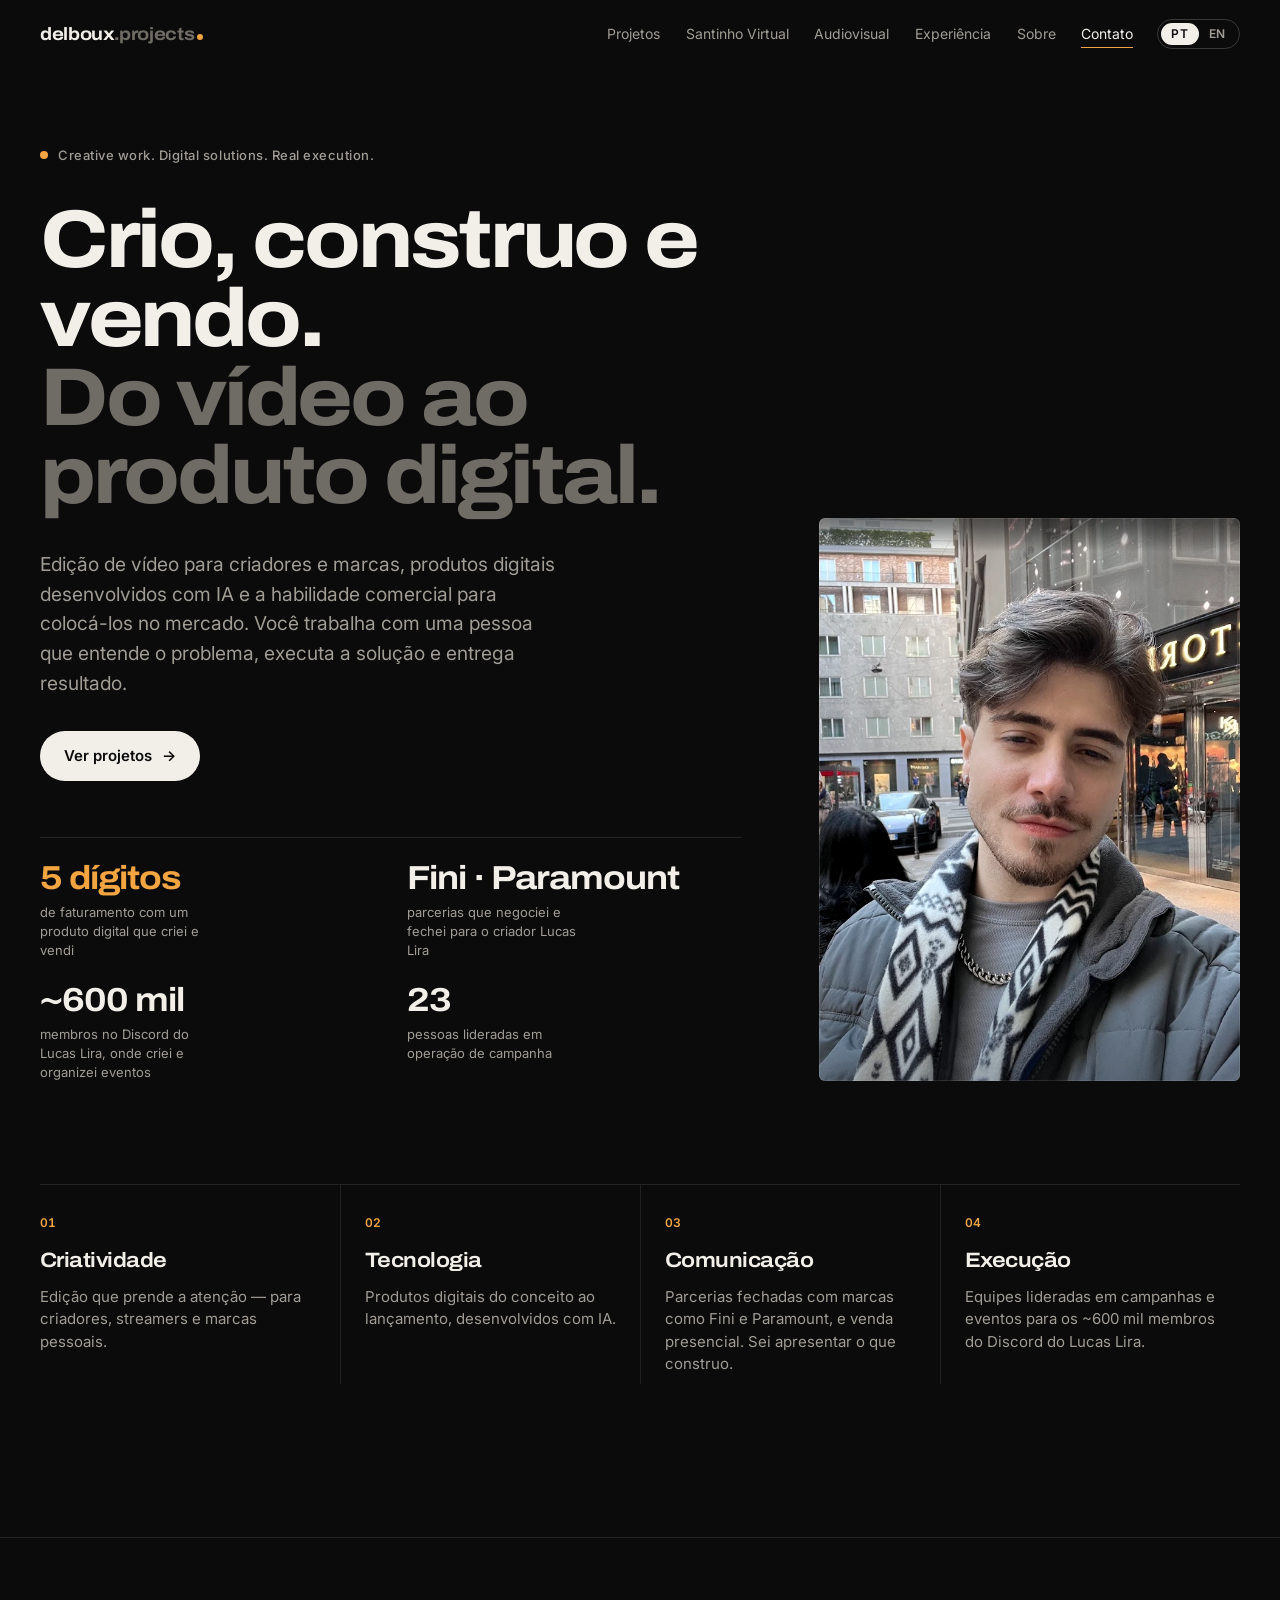
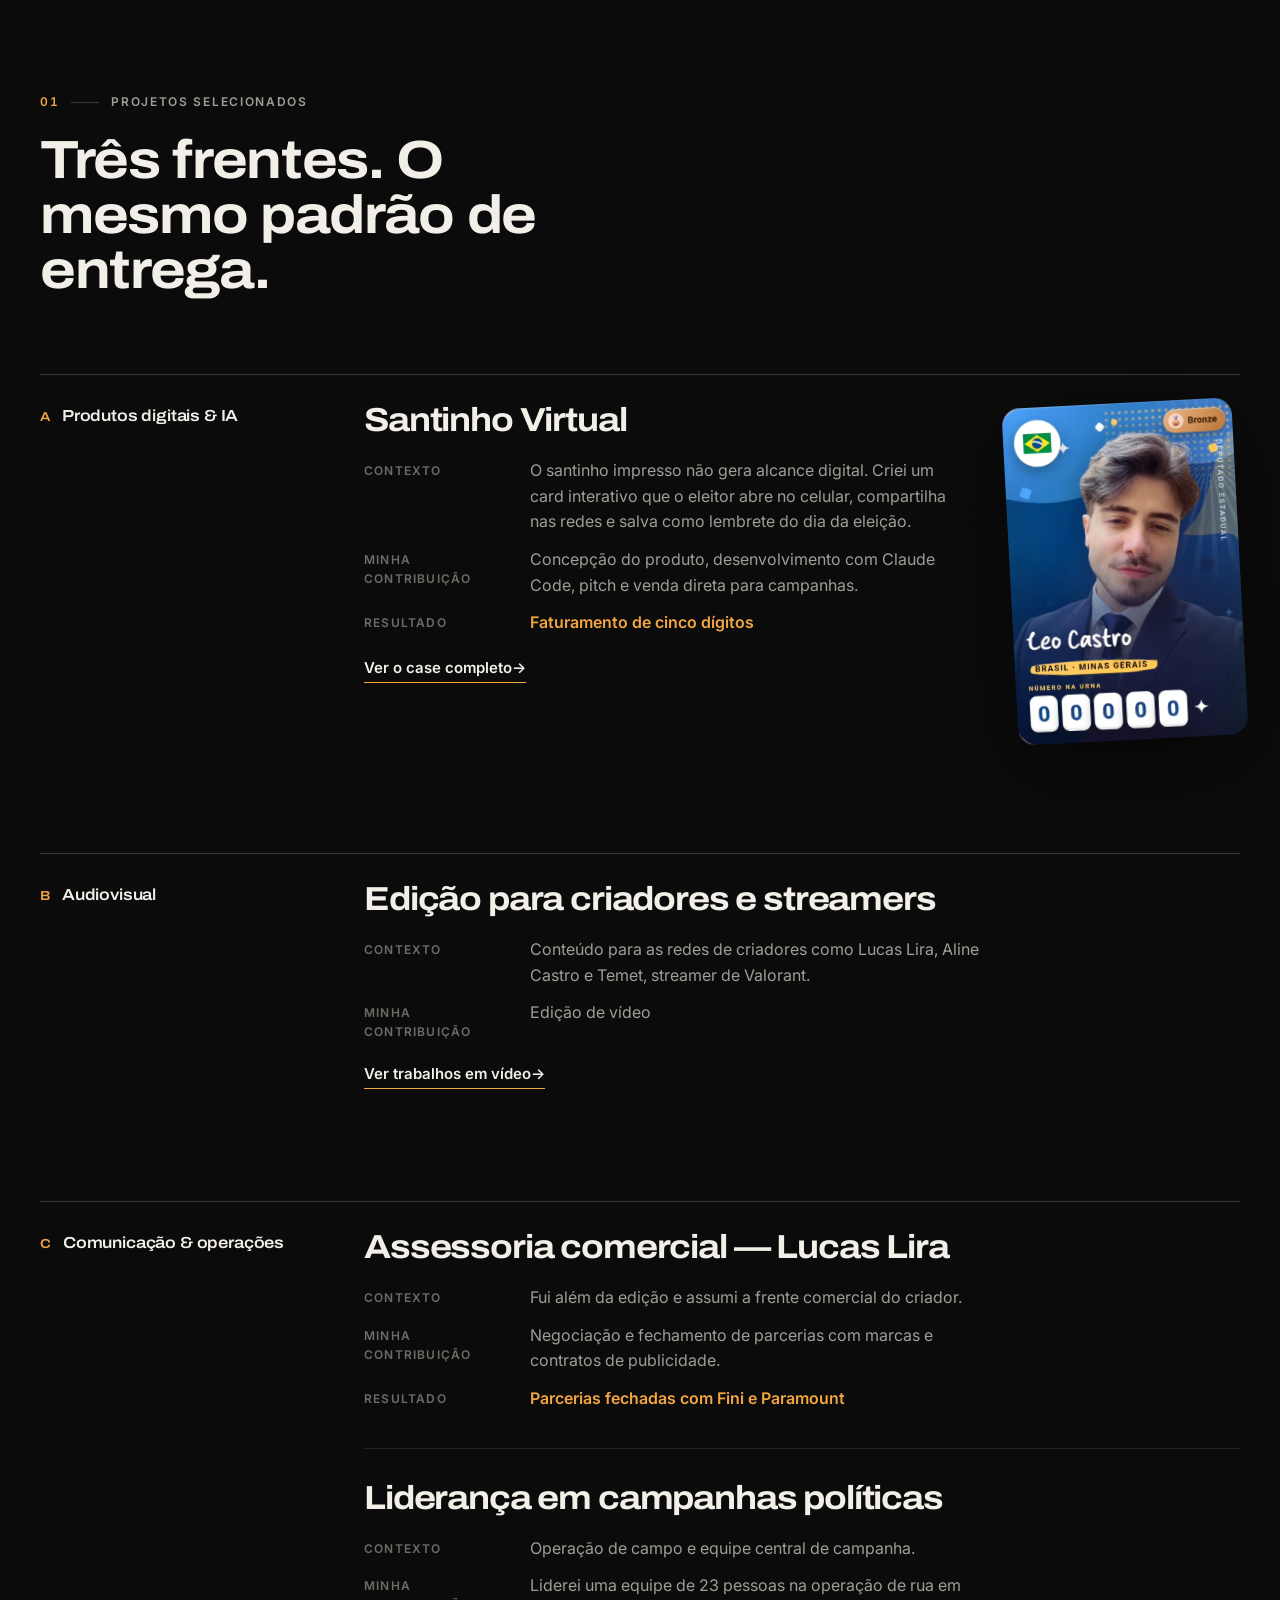
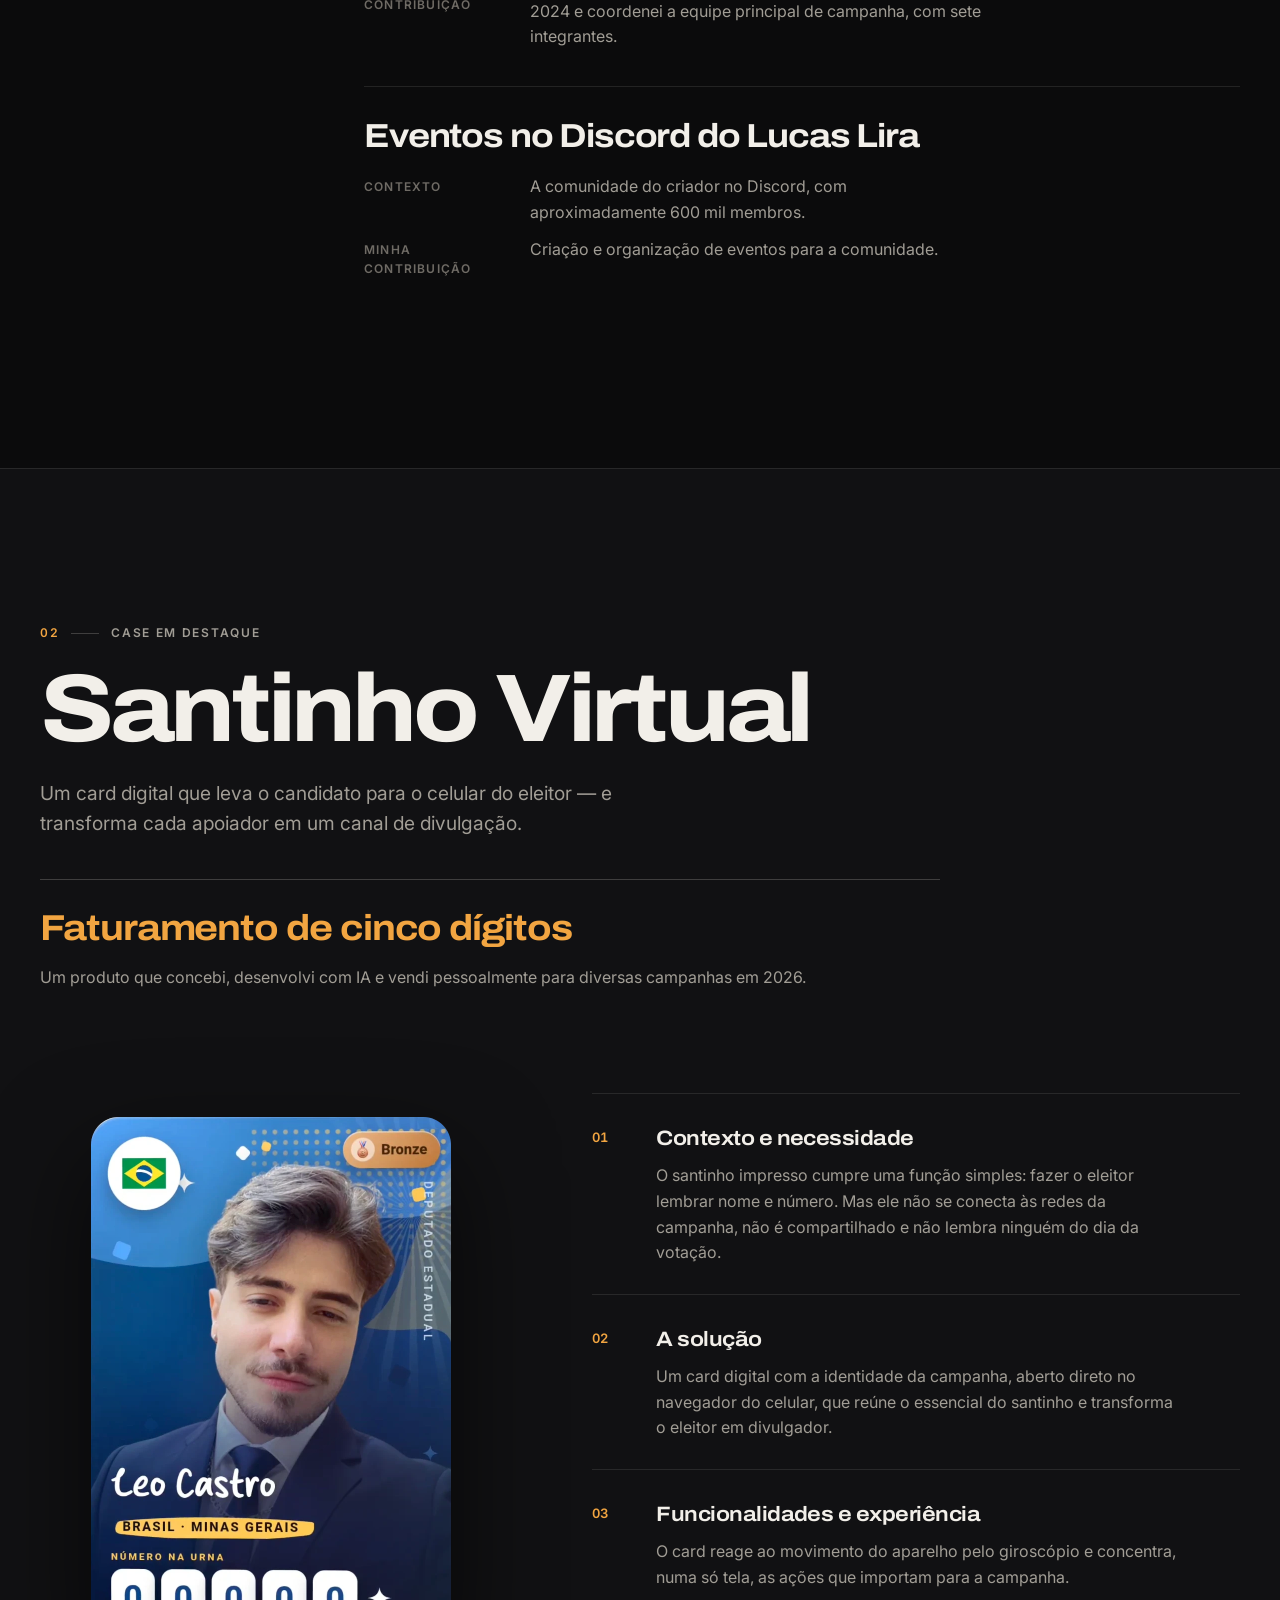
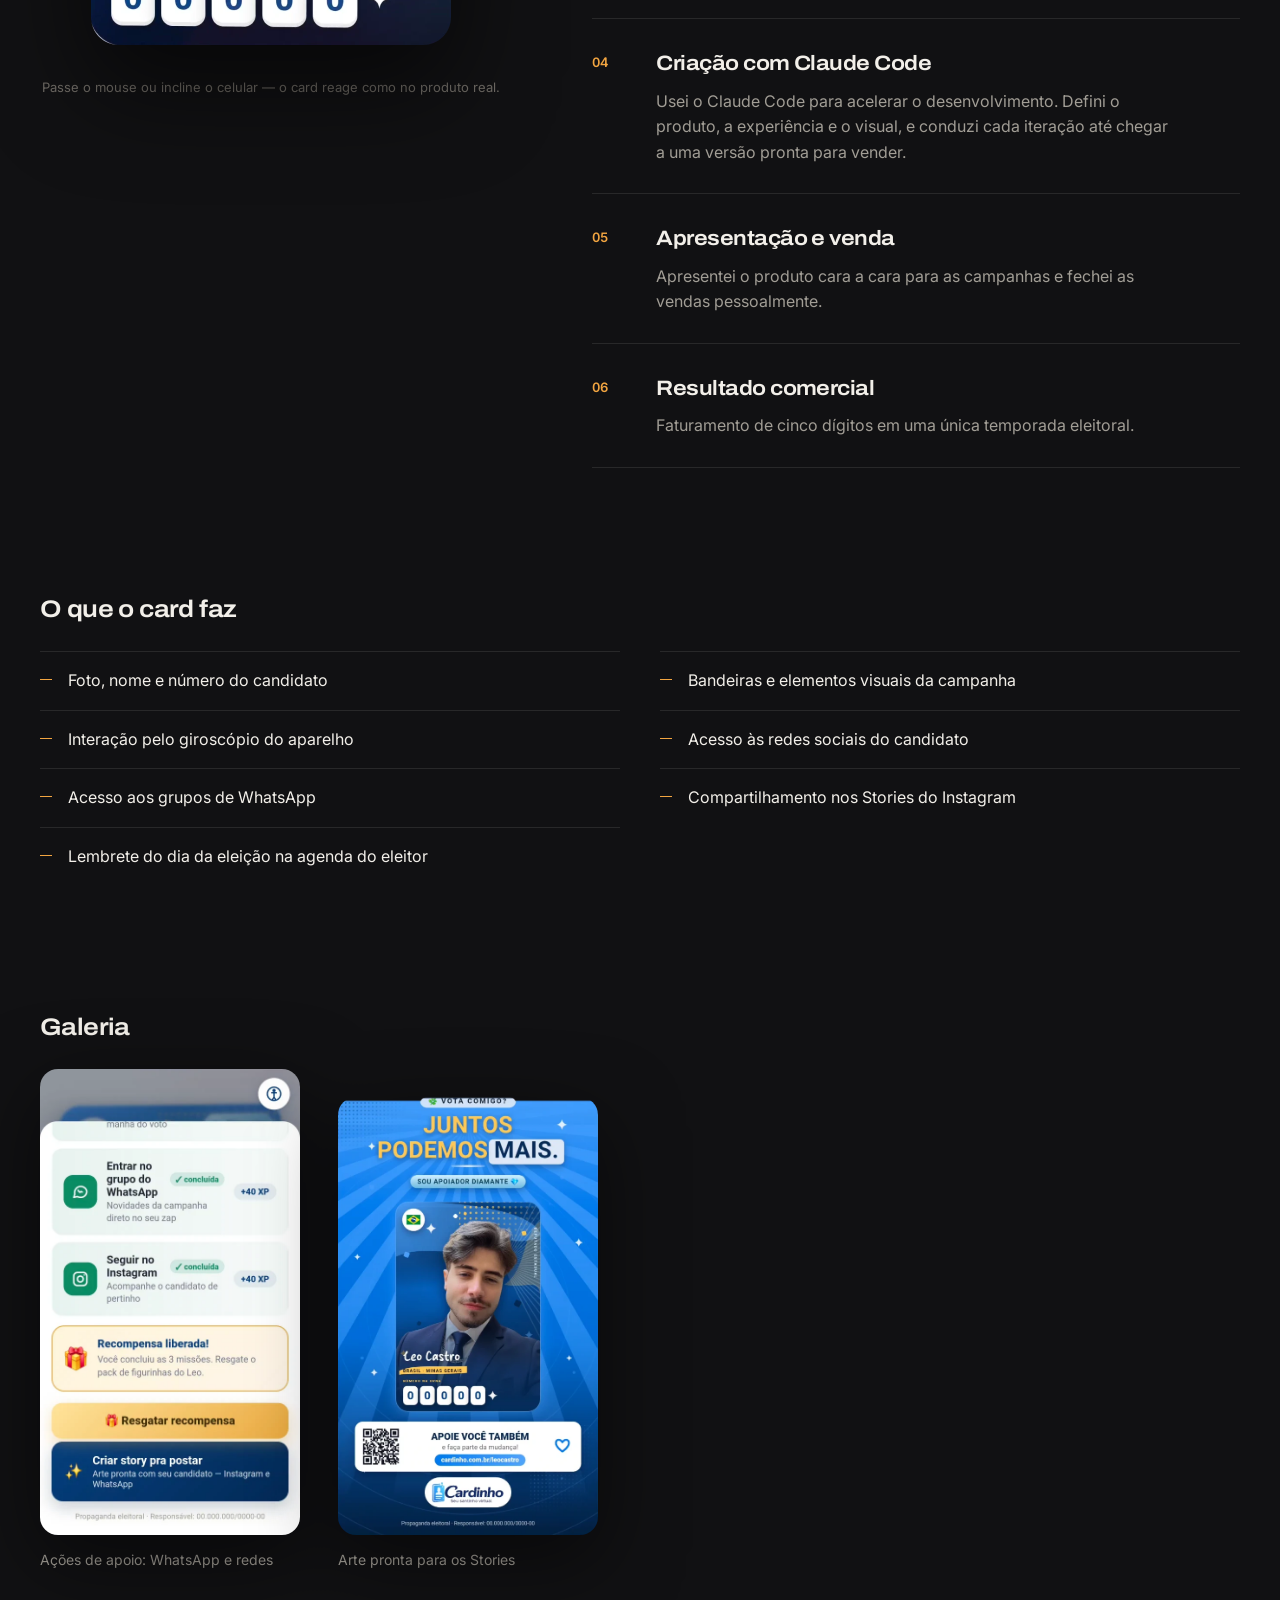
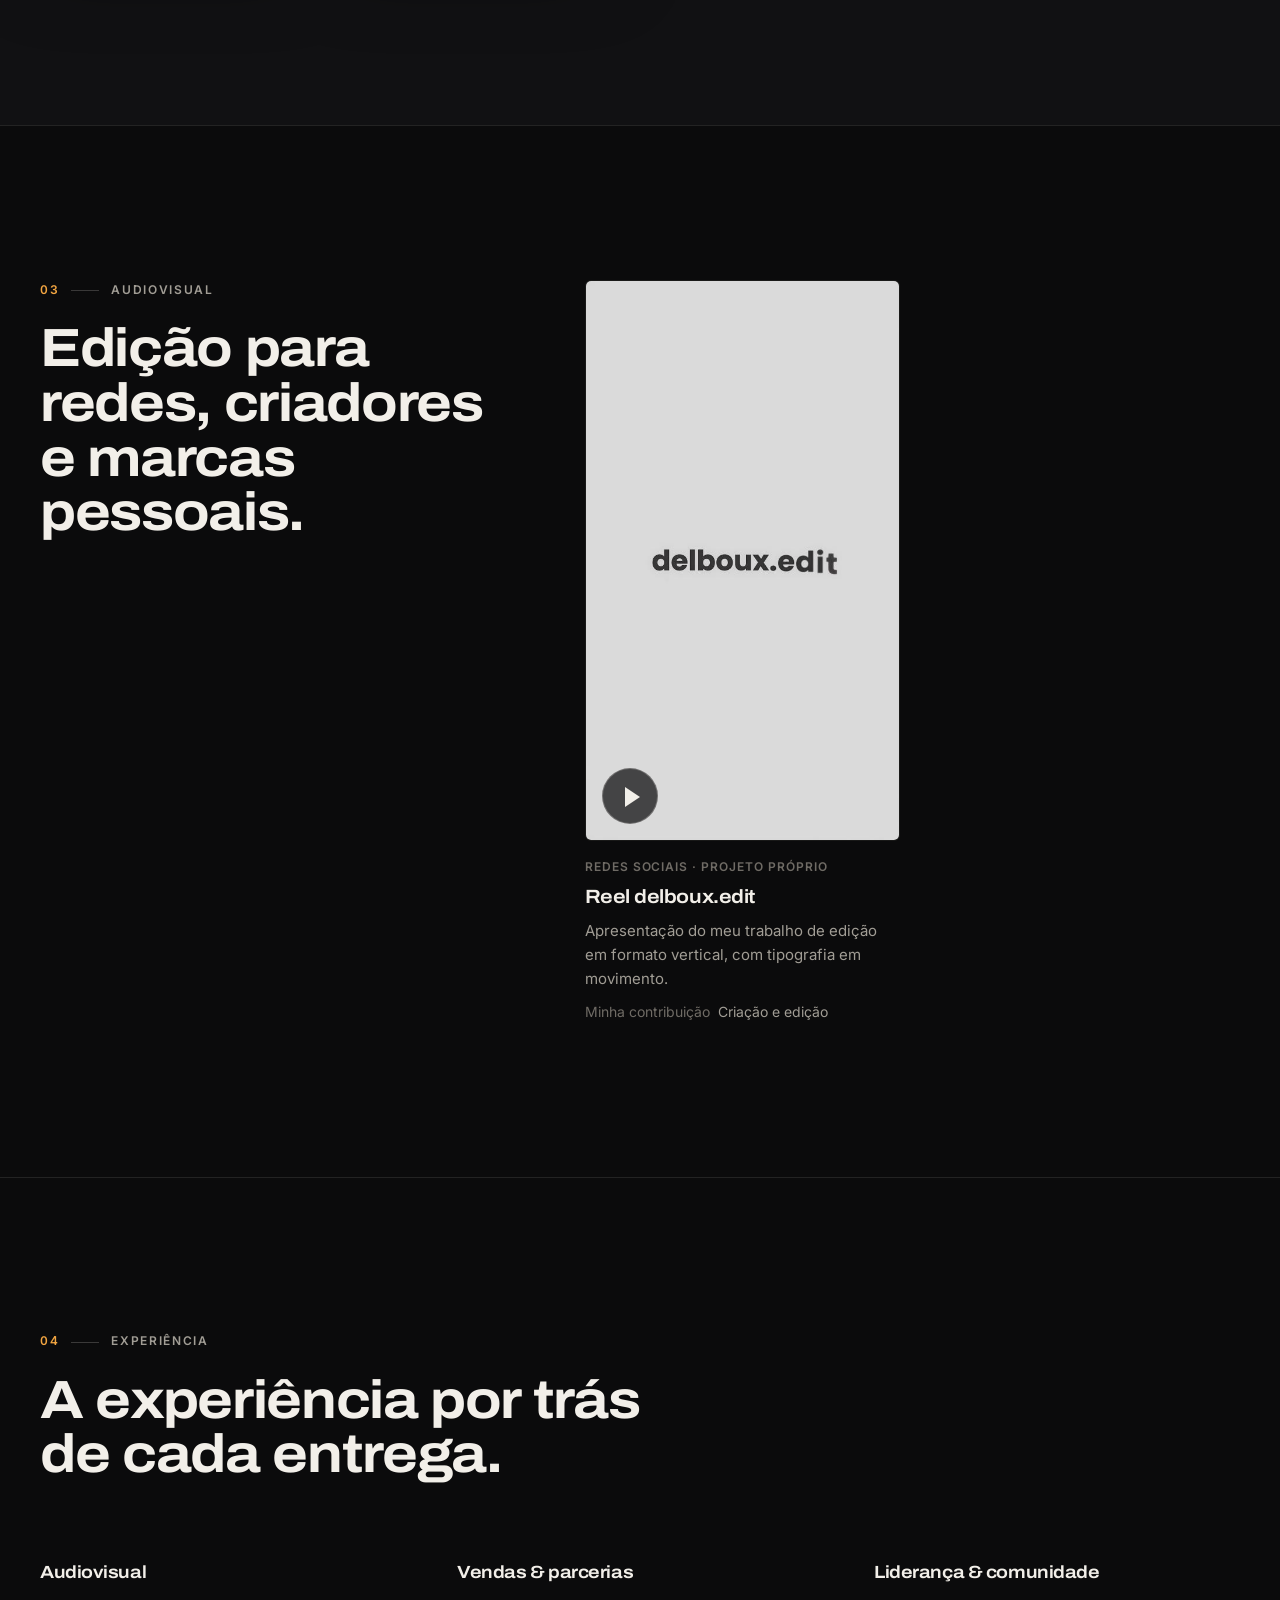
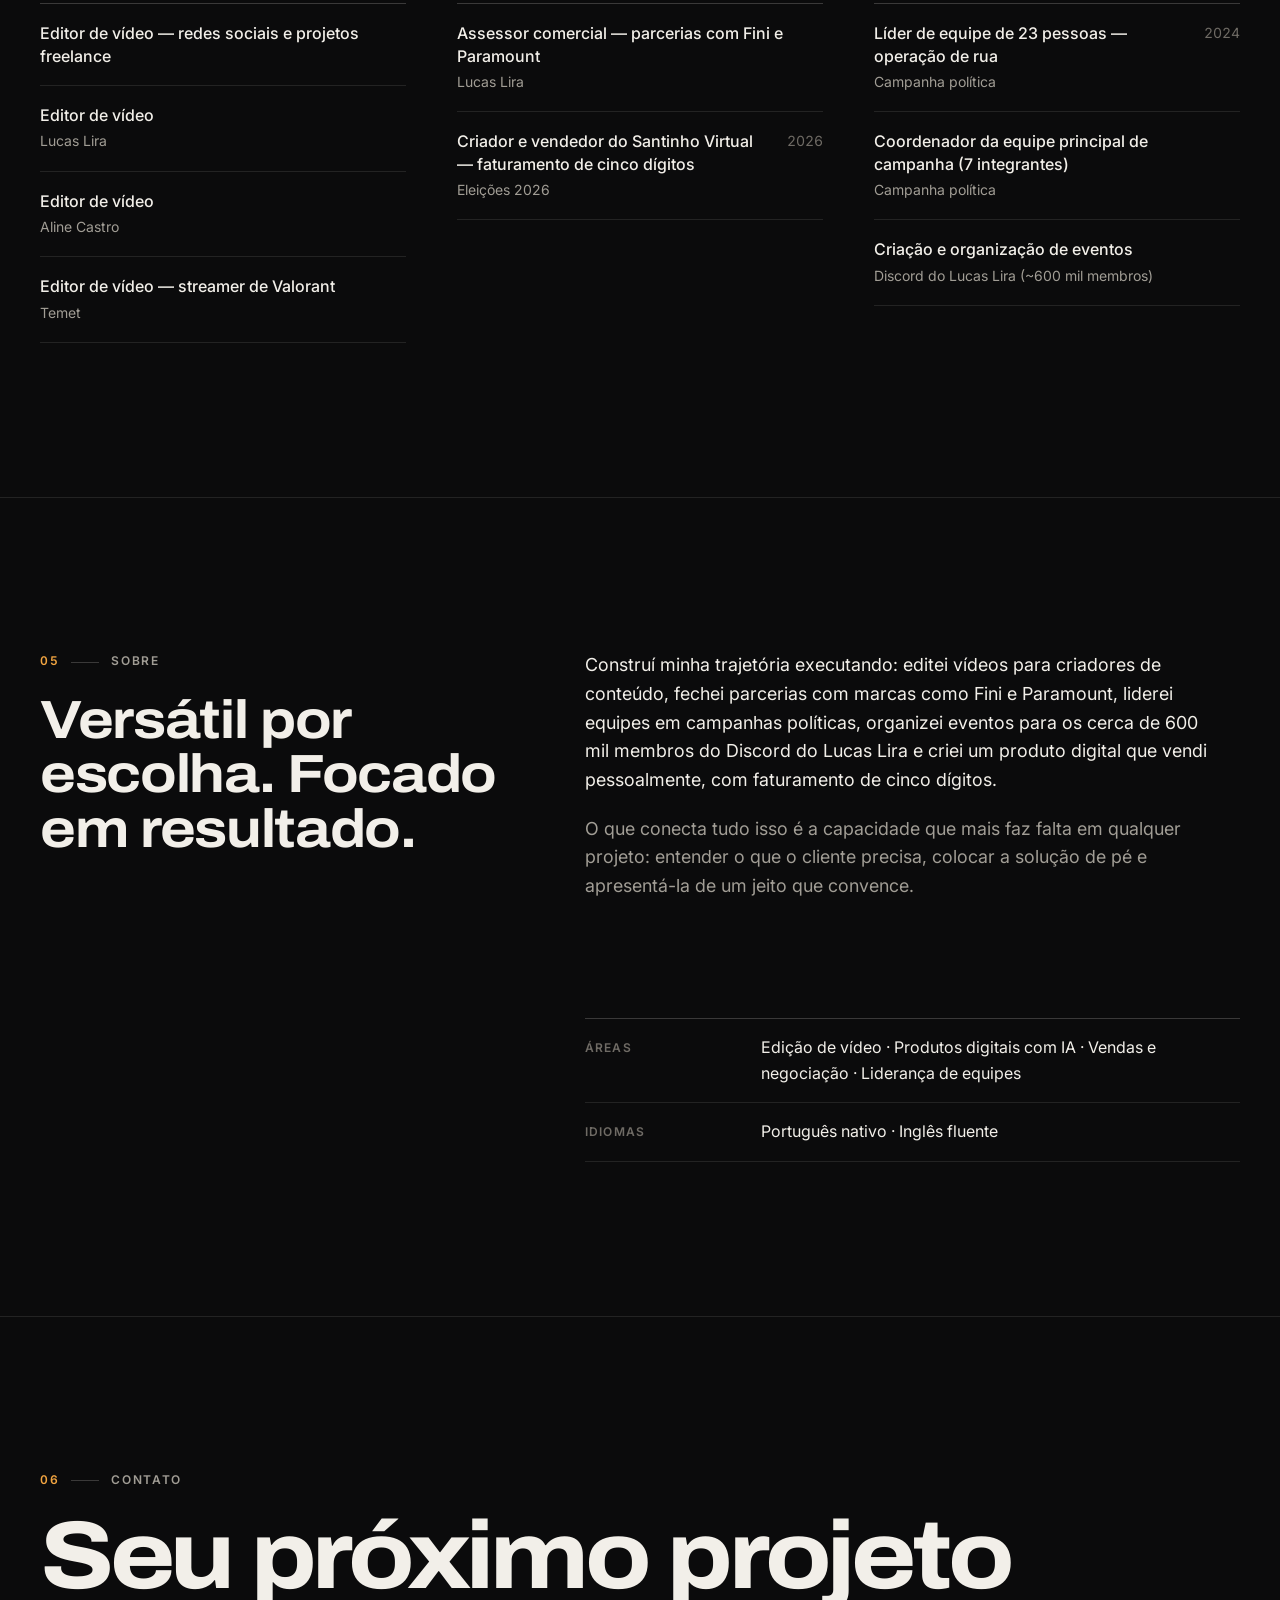
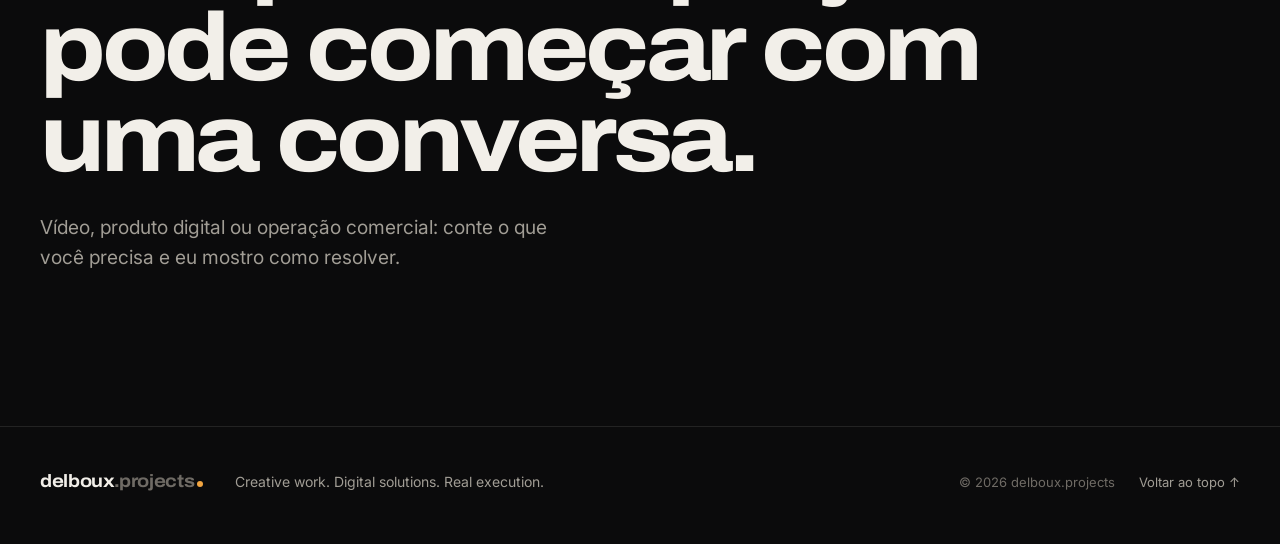
<file: index.html>
<!doctype html>
<html lang="pt-BR" data-root="./">
<head>
  <meta charset="utf-8">
  <meta name="viewport" content="width=device-width, initial-scale=1">
  <title>delboux.projects — Crio, construo e vendo</title>
  <meta name="description" content="Edição de vídeo para criadores e marcas, produtos digitais desenvolvidos com IA e venda direta. Criador do Santinho Virtual: faturamento de cinco dígitos em uma temporada eleitoral.">
  <meta name="theme-color" content="#0b0b0c">
  <link rel="alternate" hreflang="pt-BR" href="https://leodelboux.github.io/">
  <link rel="alternate" hreflang="en" href="https://leodelboux.github.io/en/">
  <link rel="alternate" hreflang="x-default" href="https://leodelboux.github.io/">
  <!-- Ao publicar com domínio próprio, troque os hrefs acima e as URLs abaixo por endereços absolutos (https://seudominio/...). -->

  <meta property="og:type" content="website">
  <meta property="og:site_name" content="delboux.projects">
  <meta property="og:locale" content="pt_BR">
  <meta property="og:locale:alternate" content="en_US">
  <meta property="og:title" content="delboux.projects">
  <meta property="og:description" content="Crio, construo e vendo. Edição de vídeo, produtos digitais com IA e venda direta, com resultado comprovado.">
  <meta property="og:image" content="https://leodelboux.github.io/assets/img/og-image.jpg">
  <meta name="twitter:card" content="summary_large_image">

  <link rel="icon" href="assets/img/favicon.svg" type="image/svg+xml">
  <link rel="preconnect" href="https://fonts.googleapis.com">
  <link rel="preconnect" href="https://fonts.gstatic.com" crossorigin>
  <link rel="stylesheet" href="https://fonts.googleapis.com/css2?family=Archivo:wdth,wght@100..125,400..800&family=Inter:wght@400;500;600&display=swap">
  <link rel="preload" as="image" href="assets/img/delboux-portrait.webp">
  <link rel="stylesheet" href="css/styles.css">
</head>
<body>
  <a class="skip" href="#main" data-ui="skip">Pular para o conteúdo</a>
  <header class="site-header" id="top"></header>
  <main id="main" tabindex="-1">
    <noscript><p class="noscript">delboux.projects — Creative work. Digital solutions. Real execution. Ative o JavaScript para ver o portfólio completo.</p></noscript>
  </main>
  <footer class="site-footer"></footer>

  <script src="content/ui.js"></script>
  <script src="content/profile.js"></script>
  <script src="content/projects.js"></script>
  <script src="content/santinho.js"></script>
  <script src="content/videos.js"></script>
  <script src="content/experience.js"></script>
  <script src="content/testimonials.js"></script>
  <script src="js/app.js"></script>
</body>
</html>
</file>
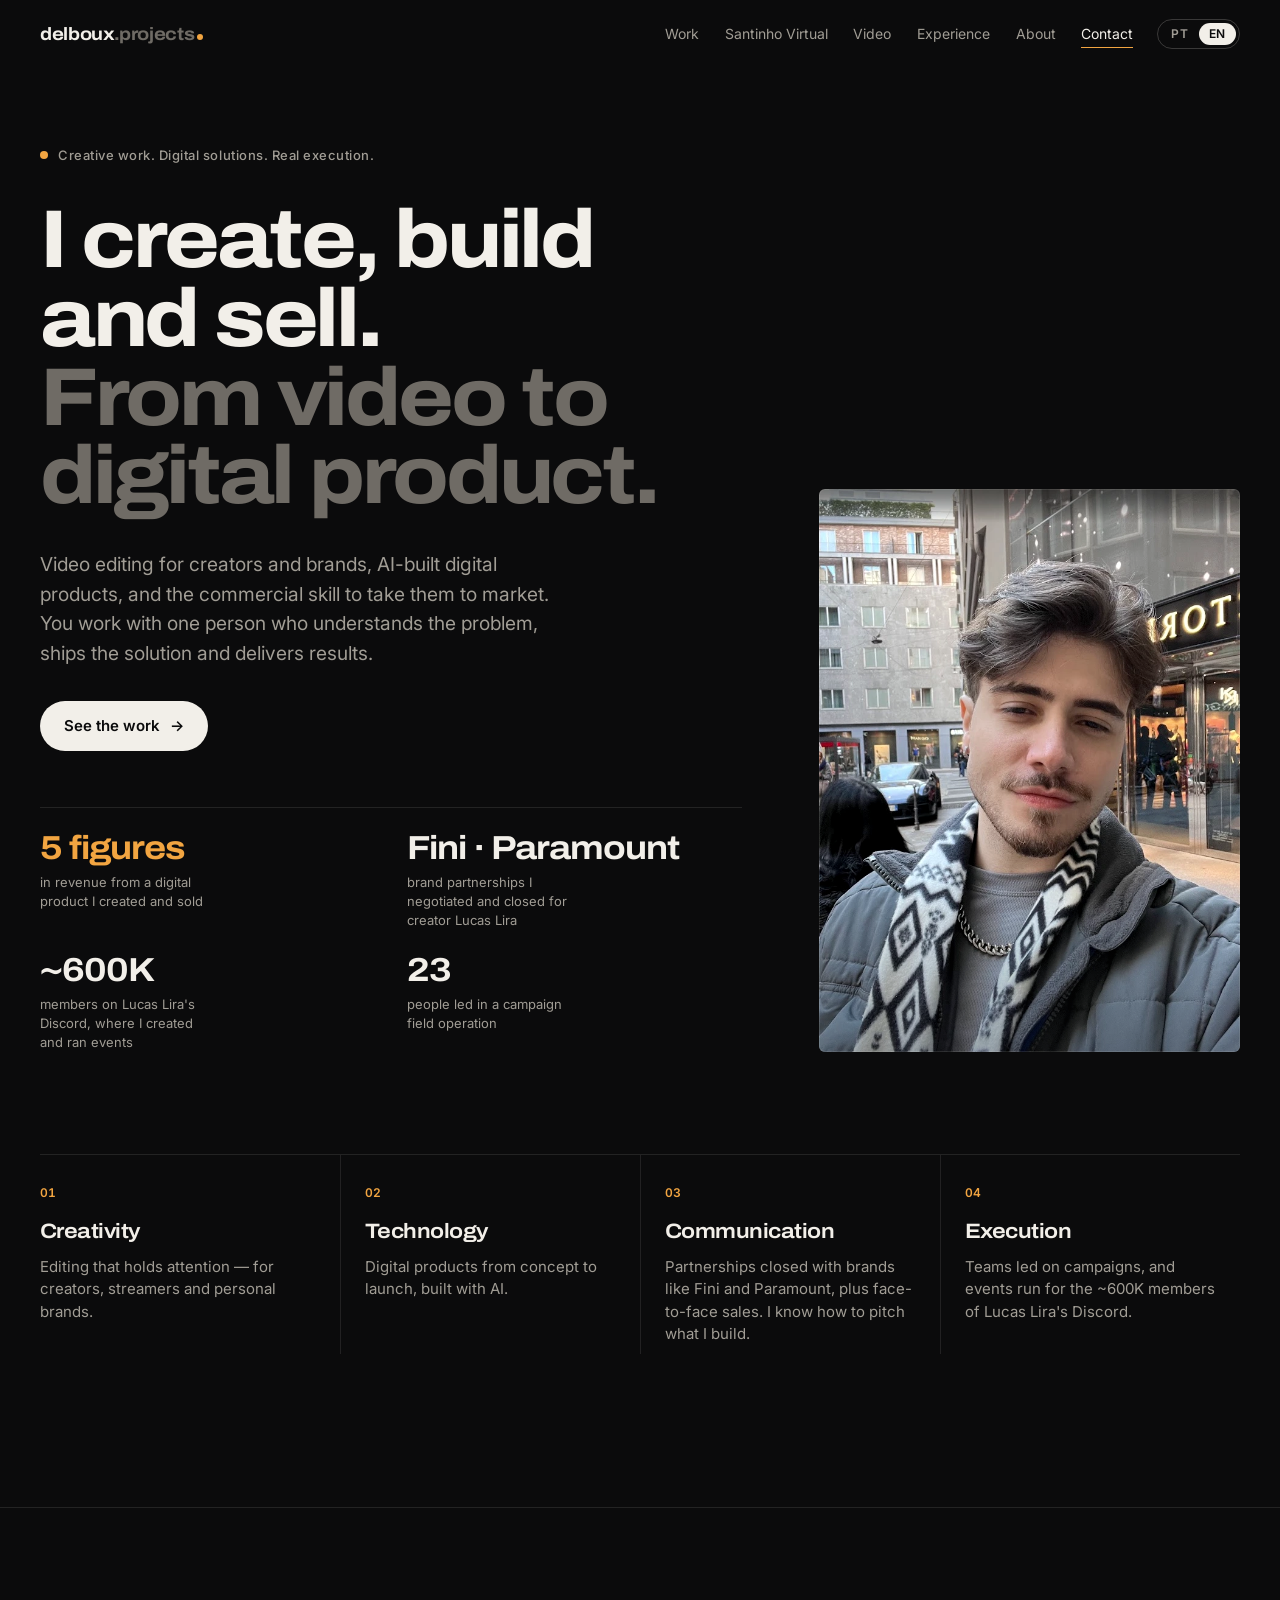
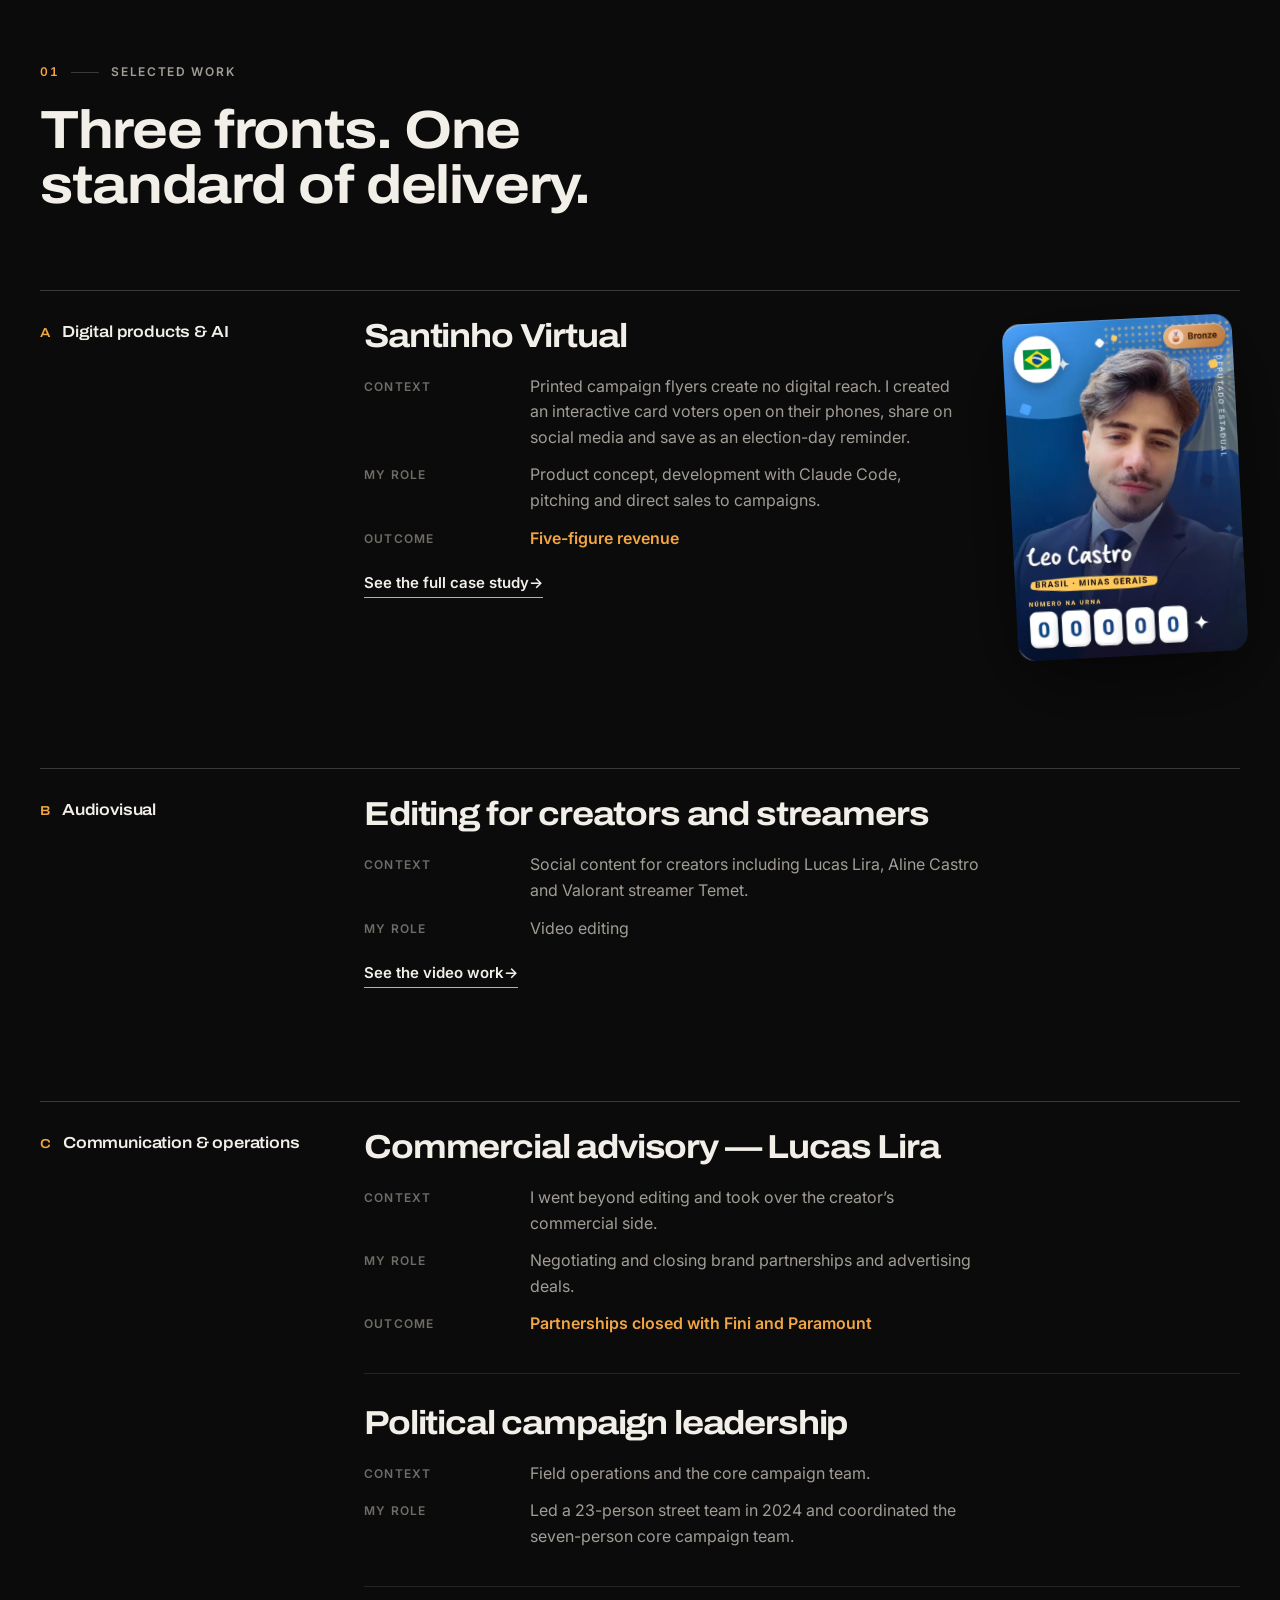
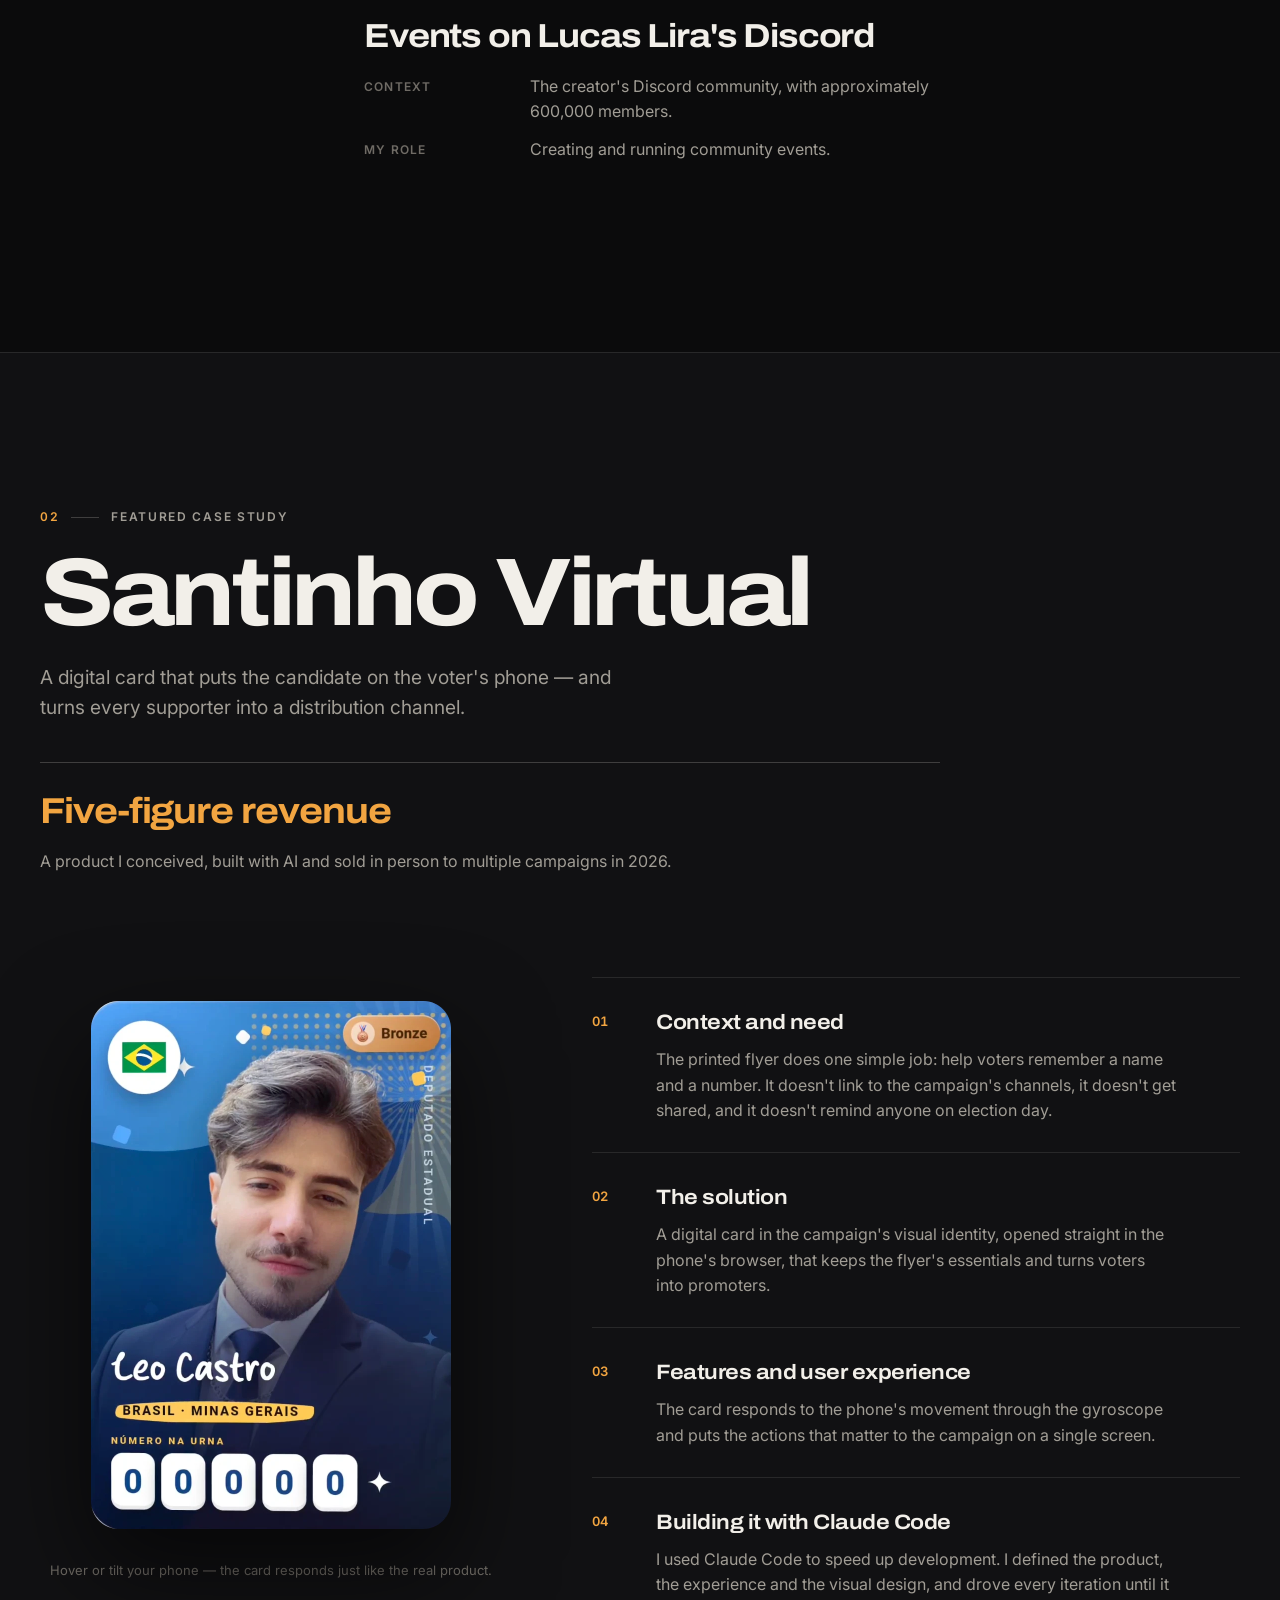
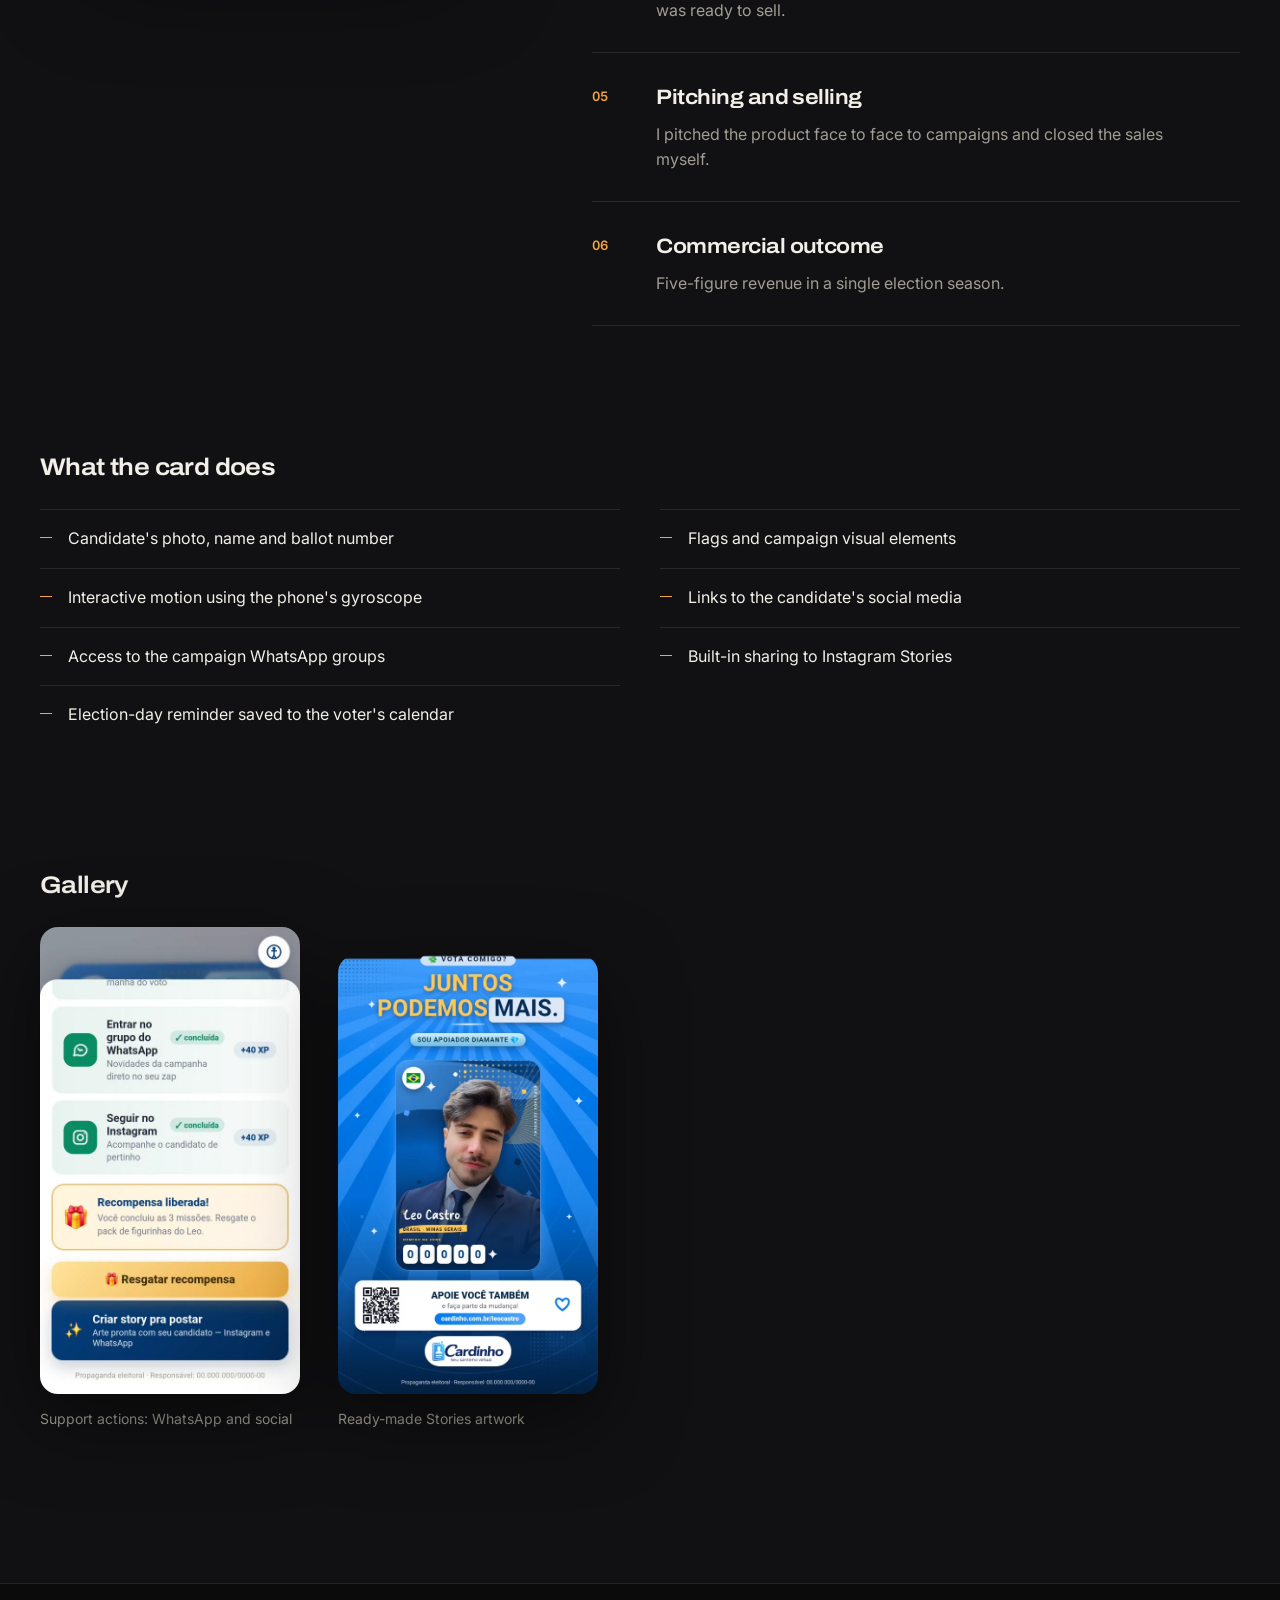
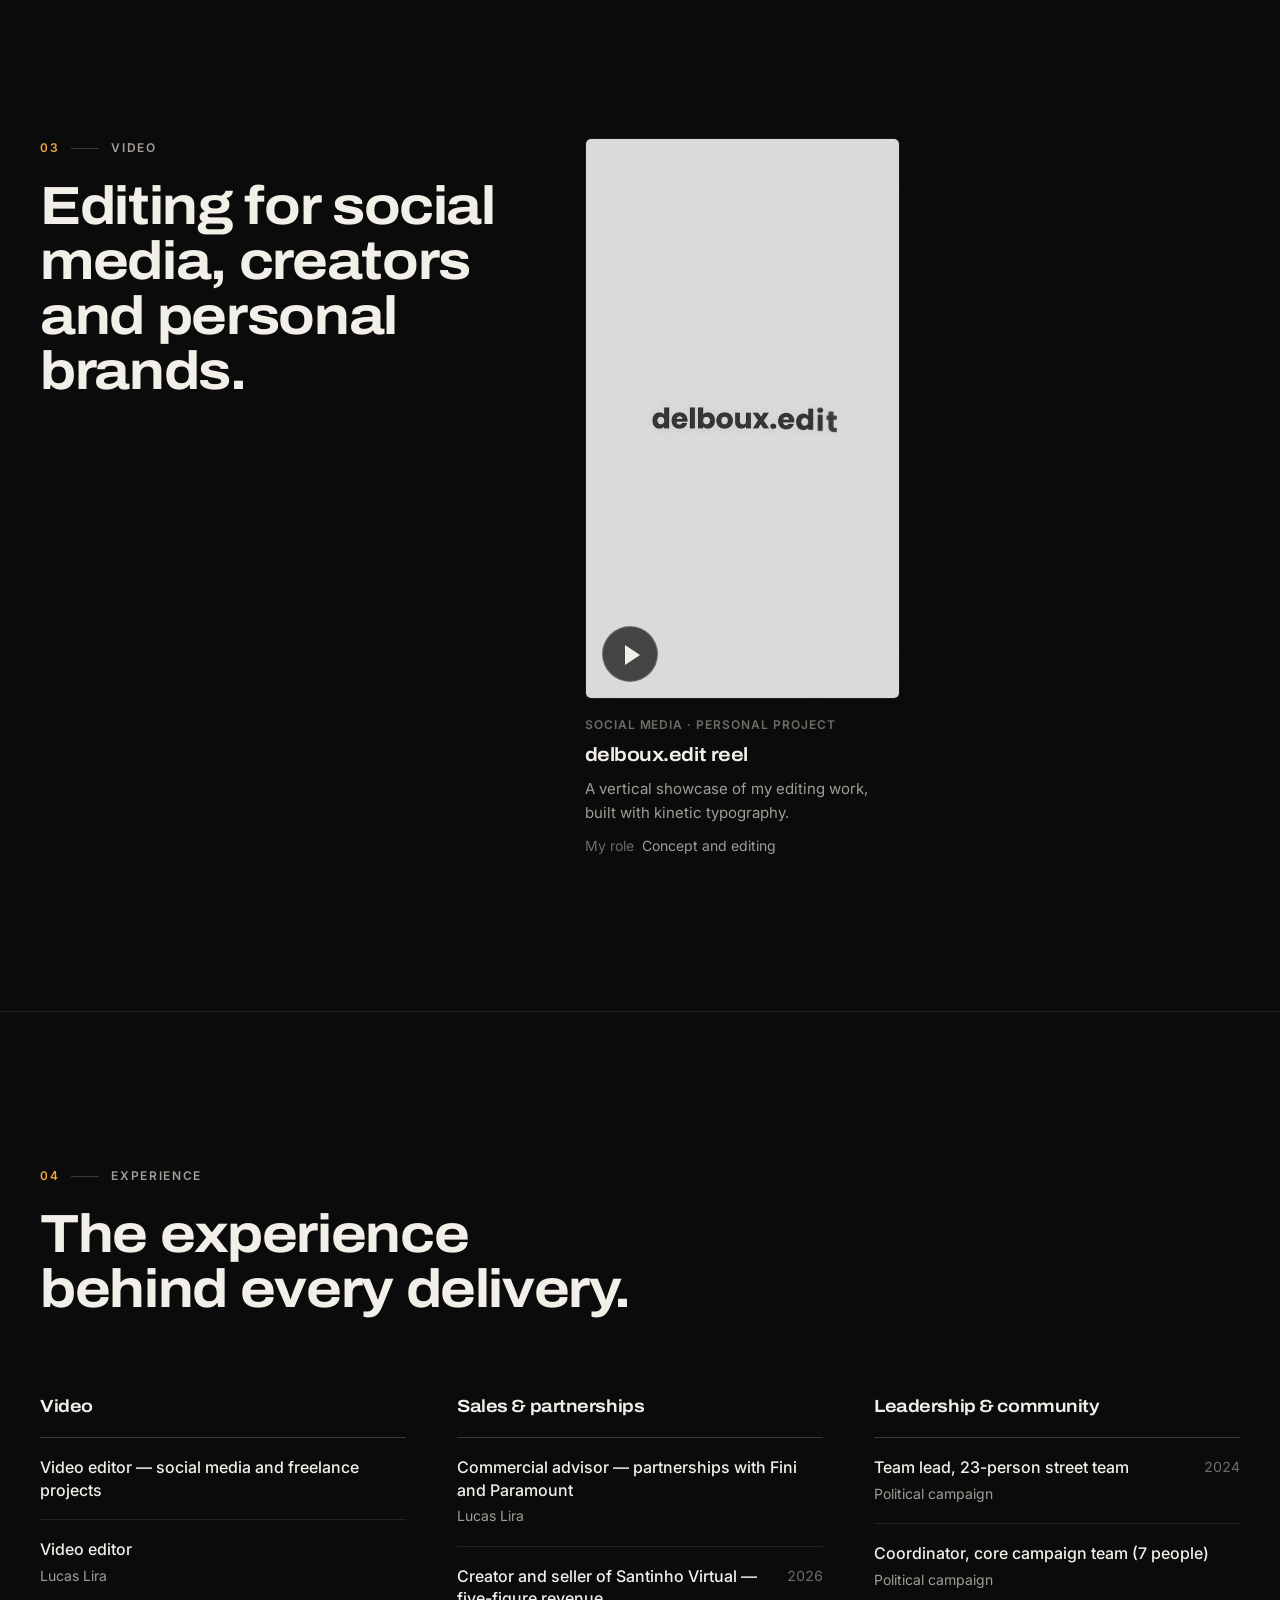
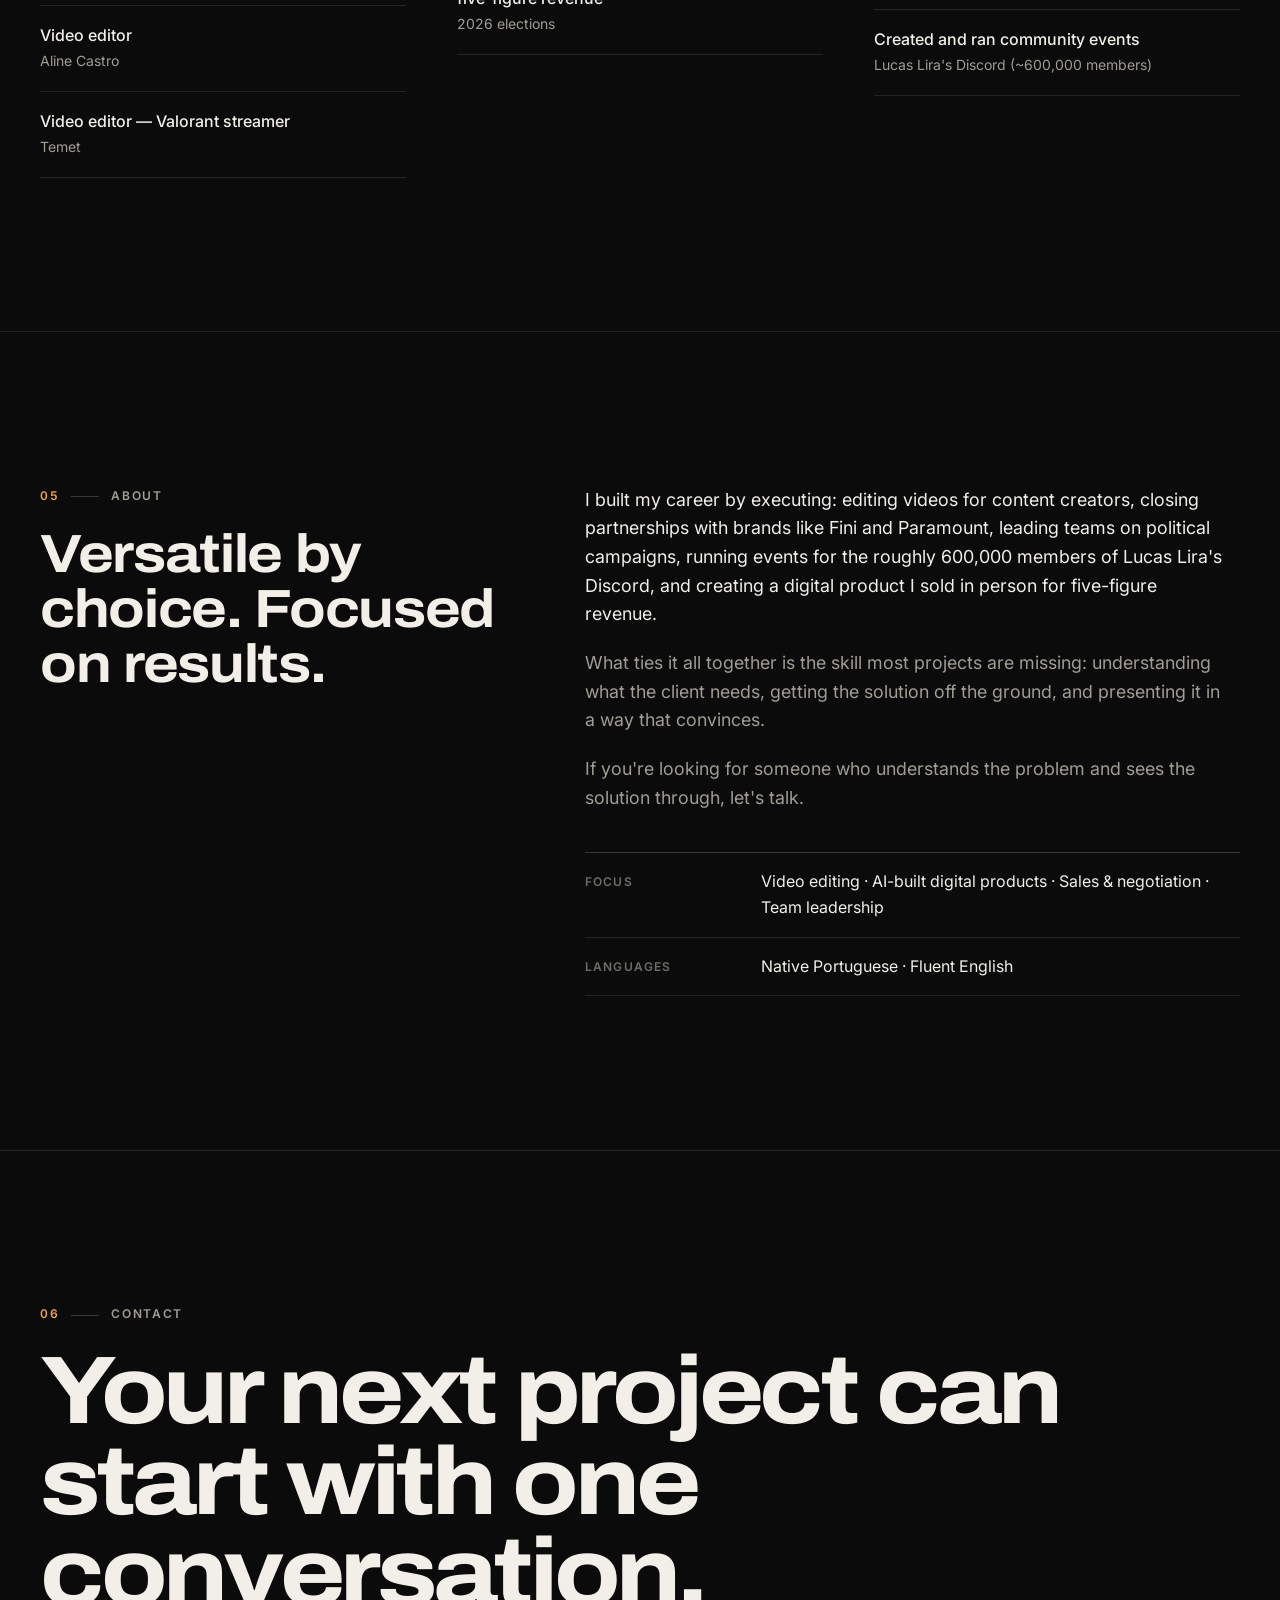
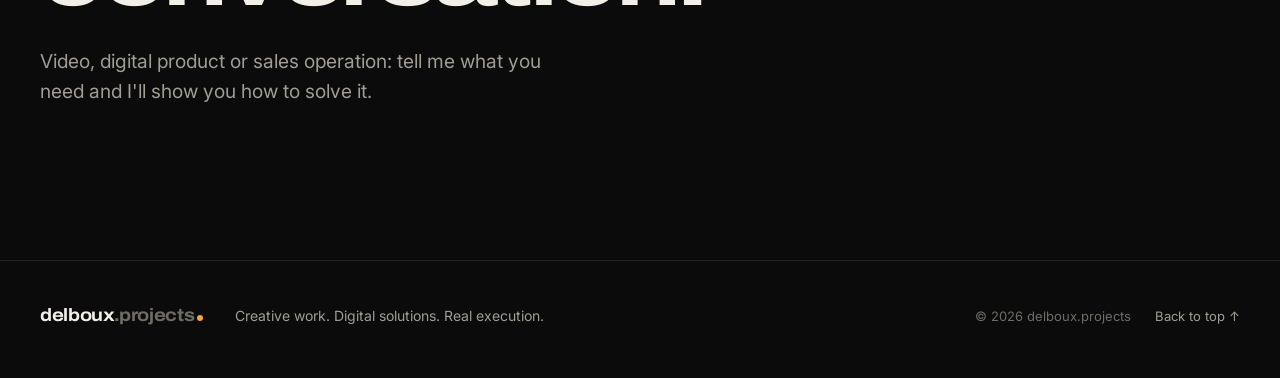
<file: en/index.html>
<!doctype html>
<html lang="en" data-root="../">
<head>
  <meta charset="utf-8">
  <meta name="viewport" content="width=device-width, initial-scale=1">
  <title>delboux.projects — I create, build and sell</title>
  <meta name="description" content="Video editing for creators and brands, AI-built digital products and direct sales. Creator of Santinho Virtual: five-figure revenue in a single election season.">
  <meta name="theme-color" content="#0b0b0c">
  <link rel="alternate" hreflang="pt-BR" href="https://leodelboux.github.io/">
  <link rel="alternate" hreflang="en" href="https://leodelboux.github.io/en/">
  <link rel="alternate" hreflang="x-default" href="https://leodelboux.github.io/">
  <!-- When publishing on a custom domain, replace the hrefs above and the URLs below with absolute addresses (https://yourdomain/...). -->

  <meta property="og:type" content="website">
  <meta property="og:site_name" content="delboux.projects">
  <meta property="og:locale" content="en_US">
  <meta property="og:locale:alternate" content="pt_BR">
  <meta property="og:title" content="delboux.projects">
  <meta property="og:description" content="I create, build and sell. Video editing, AI-built digital products and direct sales, with proven results.">
  <meta property="og:image" content="https://leodelboux.github.io/assets/img/og-image.jpg">
  <meta name="twitter:card" content="summary_large_image">

  <link rel="icon" href="../assets/img/favicon.svg" type="image/svg+xml">
  <link rel="preconnect" href="https://fonts.googleapis.com">
  <link rel="preconnect" href="https://fonts.gstatic.com" crossorigin>
  <link rel="stylesheet" href="https://fonts.googleapis.com/css2?family=Archivo:wdth,wght@100..125,400..800&family=Inter:wght@400;500;600&display=swap">
  <link rel="preload" as="image" href="../assets/img/delboux-portrait.webp">
  <link rel="stylesheet" href="../css/styles.css">
</head>
<body>
  <a class="skip" href="#main" data-ui="skip">Skip to content</a>
  <header class="site-header" id="top"></header>
  <main id="main" tabindex="-1">
    <noscript><p class="noscript">delboux.projects — Creative work. Digital solutions. Real execution. Please enable JavaScript to view the full portfolio.</p></noscript>
  </main>
  <footer class="site-footer"></footer>

  <script src="../content/ui.js"></script>
  <script src="../content/profile.js"></script>
  <script src="../content/projects.js"></script>
  <script src="../content/santinho.js"></script>
  <script src="../content/videos.js"></script>
  <script src="../content/experience.js"></script>
  <script src="../content/testimonials.js"></script>
  <script src="../js/app.js"></script>
</body>
</html>
</file>
<file: css/styles.css>
/* delboux.projects — estilos
   Cores e tipografia ficam nos tokens abaixo: altere aqui para ajustar a identidade. */

:root {
  --bg: #0b0b0c;
  --bg-2: #111113;
  --surface: #18181b;
  --line: rgba(242, 239, 233, 0.1);
  --line-strong: rgba(242, 239, 233, 0.2);
  --text: #f2efe9;
  --muted: #a19d95;
  --dim: #6f6b65;
  --accent: #f2a541;        /* âmbar: a luz de rua do retrato; usado com parcimônia */
  --accent-ink: #1b1206;

  --font-display: 'Archivo', 'Arial Narrow', system-ui, sans-serif;
  --font-body: 'Inter', system-ui, -apple-system, 'Segoe UI', sans-serif;

  --wrap: 1240px;
  --gutter: clamp(16px, 4vw, 40px);
  --section: clamp(88px, 12vw, 168px);
  --radius: 6px;
  --ease: cubic-bezier(0.2, 0.7, 0.2, 1);

  color-scheme: dark;
}

*, *::before, *::after { box-sizing: border-box; }
html { -webkit-text-size-adjust: 100%; scroll-behavior: smooth; scroll-padding-top: 80px; }
body {
  margin: 0;
  background: var(--bg);
  color: var(--text);
  font-family: var(--font-body);
  font-size: 1rem;
  line-height: 1.6;
  -webkit-font-smoothing: antialiased;
  text-rendering: optimizeLegibility;
  overflow-x: hidden;
}
body.no-scroll { overflow: hidden; }
img, video, iframe { display: block; max-width: 100%; }
a { color: inherit; }
h1, h2, h3, h4, p, ul, ol, dl, dd, figure, blockquote { margin: 0; }
ul, ol { padding: 0; list-style: none; }
button { font: inherit; color: inherit; }
::selection { background: var(--accent); color: var(--accent-ink); }

:focus-visible { outline: 2px solid var(--accent); outline-offset: 3px; border-radius: 2px; }
main:focus { outline: none; }

.wrap { width: 100%; max-width: calc(var(--wrap) + var(--gutter) * 2); margin: 0 auto; padding-inline: var(--gutter); }

.skip {
  position: absolute; left: var(--gutter); top: -100px; z-index: 100;
  background: var(--text); color: var(--bg); padding: 10px 14px; border-radius: var(--radius); text-decoration: none; font-weight: 600;
}
.skip:focus { top: 12px; }
.noscript { padding: 40px var(--gutter); color: var(--muted); }

/* ---------- tipografia ---------- */
.display, .display-2, .h2, .h3, .wordmark, .project-title, .step-title, .pillar-title, .exp-area-title, .video-title, .group-title {
  font-family: var(--font-display);
  font-stretch: 112%;
  letter-spacing: -0.025em;
}
.display {
  font-size: clamp(2.55rem, 6.4vw, 5.9rem);
  font-weight: 750;
  line-height: 0.96;
  letter-spacing: -0.04em;
}
.display .line { display: block; }
.display .line-muted { color: var(--dim); }
.display-2 { font-size: clamp(2.6rem, 7.5vw, 6.6rem); font-weight: 750; line-height: 0.95; letter-spacing: -0.045em; }
.h2 { font-size: clamp(1.9rem, 4.2vw, 3.4rem); font-weight: 700; line-height: 1.02; max-width: 17ch; }
.h3 { font-size: clamp(1.25rem, 2vw, 1.5rem); font-weight: 650; line-height: 1.15; }
.lead { font-size: clamp(1.06rem, 1.5vw, 1.25rem); line-height: 1.55; color: var(--muted); max-width: 44ch; }
.note { color: var(--dim); font-size: 0.875rem; }

.eyebrow {
  display: flex; align-items: center; gap: 12px;
  font-size: 0.75rem; font-weight: 600; letter-spacing: 0.14em; text-transform: uppercase; color: var(--muted);
  margin-bottom: 22px;
}
.eyebrow-no { color: var(--accent); font-variant-numeric: tabular-nums; }
.eyebrow-no::after { content: ''; display: inline-block; width: 28px; height: 1px; background: var(--line-strong); vertical-align: middle; margin-left: 12px; }

/* ---------- header ---------- */
.site-header {
  position: sticky; top: 0; z-index: 50;
  transition: background-color .3s var(--ease), border-color .3s var(--ease);
  border-bottom: 1px solid transparent;
}
/* O desfoque fica num pseudo-elemento: backdrop-filter no próprio header
   prenderia o menu mobile (position: fixed) dentro dele. */
.site-header::before {
  content: ''; position: absolute; inset: 0; z-index: -1; opacity: 0; transition: opacity .3s var(--ease);
  background: rgba(11, 11, 12, 0.82);
  -webkit-backdrop-filter: blur(14px); backdrop-filter: blur(14px);
}
.site-header.is-scrolled::before, .site-header.nav-open::before { opacity: 1; }
.site-header.is-scrolled, .site-header.nav-open { border-bottom-color: var(--line); }
.header-inner { display: flex; align-items: center; gap: 24px; height: 68px; }
.wordmark { font-weight: 700; font-size: 1.12rem; text-decoration: none; letter-spacing: -0.02em; white-space: nowrap; }
.wordmark span { color: var(--dim); }
.wordmark::after { content: ''; display: inline-block; width: 6px; height: 6px; border-radius: 50%; background: var(--accent); margin-left: 3px; vertical-align: baseline; }

.nav { margin-left: auto; }
.nav ul { display: flex; gap: clamp(14px, 2vw, 28px); }
.nav a {
  font-size: 0.875rem; color: var(--muted); text-decoration: none; padding: 6px 0; position: relative;
  transition: color .2s;
}
.nav a:hover, .nav a[aria-current] { color: var(--text); }
.nav a::after {
  content: ''; position: absolute; left: 0; right: 0; bottom: 0; height: 1px; background: var(--accent);
  transform: scaleX(0); transform-origin: left; transition: transform .3s var(--ease);
}
.nav a[aria-current]::after { transform: scaleX(1); }

.lang { display: flex; border: 1px solid var(--line-strong); border-radius: 999px; padding: 3px; }
.lang a {
  font-size: 0.75rem; font-weight: 600; letter-spacing: 0.06em; text-decoration: none; color: var(--muted);
  padding: 5px 10px; border-radius: 999px; line-height: 1; min-width: 34px; text-align: center;
}
.lang a[aria-current] { background: var(--text); color: var(--bg); }
.lang a:not([aria-current]):hover { color: var(--text); }

.menu-btn { display: none; }

@media (max-width: 900px) {
  .header-inner { gap: 12px; }
  .lang { margin-left: auto; }
  .menu-btn {
    display: inline-flex; align-items: center; gap: 10px;
    background: none; border: 1px solid var(--line-strong); border-radius: 999px; padding: 8px 14px; cursor: pointer;
    font-size: 0.8125rem; font-weight: 500; min-height: 40px;
  }
  .menu-btn-icon { width: 14px; height: 8px; position: relative; }
  .menu-btn-icon::before, .menu-btn-icon::after {
    content: ''; position: absolute; left: 0; right: 0; height: 1.5px; background: currentColor; transition: transform .3s var(--ease), top .3s var(--ease);
  }
  .menu-btn-icon::before { top: 0; }
  .menu-btn-icon::after { top: 6.5px; }
  .nav-open .menu-btn-icon::before { top: 3.25px; transform: rotate(45deg); }
  .nav-open .menu-btn-icon::after { top: 3.25px; transform: rotate(-45deg); }

  .nav {
    position: fixed; inset: 68px 0 0 0; margin: 0;
    background: var(--bg); padding: 24px var(--gutter);
    opacity: 0; visibility: hidden; transform: translateY(-8px);
    transition: opacity .25s var(--ease), transform .25s var(--ease), visibility 0s .25s;
  }
  .nav-open .nav { opacity: 1; visibility: visible; transform: none; transition-delay: 0s; }
  .nav ul { flex-direction: column; gap: 0; }
  .nav li { border-bottom: 1px solid var(--line); }
  .nav a {
    display: block; padding: 18px 0; font-family: var(--font-display); font-stretch: 112%;
    font-size: 1.75rem; font-weight: 650; color: var(--text); letter-spacing: -0.03em;
  }
  .nav a::after { display: none; }
  .nav a[aria-current] { color: var(--accent); }
}

/* ---------- botões e links ---------- */
.btn {
  display: inline-flex; align-items: center; gap: 10px; min-height: 50px; padding: 0 24px;
  border-radius: 999px; font-weight: 600; font-size: 0.9375rem; text-decoration: none;
  transition: background-color .25s var(--ease), color .25s var(--ease), border-color .25s var(--ease);
}
.btn-primary { background: var(--text); color: var(--bg); }
.btn-primary:hover { background: var(--accent); color: var(--accent-ink); }
.btn-arrow { transition: transform .25s var(--ease); }
.btn-primary:hover .btn-arrow { transform: translateX(3px); }
.btn-ghost { border: 1px solid var(--line-strong); }
.btn-ghost:hover { border-color: var(--text); }

.text-link {
  display: inline-flex; margin-top: 20px; font-weight: 600; font-size: 0.9375rem; text-decoration: none;
  border-bottom: 1px solid var(--accent); padding-bottom: 2px;
}
.text-link:hover { color: var(--accent); }

/* ---------- hero ---------- */
.hero { padding-top: clamp(32px, 6vw, 72px); }
.hero-grid {
  display: grid; grid-template-columns: minmax(0, 1.25fr) minmax(0, 0.75fr);
  gap: clamp(32px, 6vw, 96px); align-items: end;
}
.signature {
  font-size: 0.8125rem; font-weight: 500; letter-spacing: 0.04em; color: var(--muted);
  margin-bottom: clamp(20px, 3vw, 36px);
  display: inline-flex; align-items: center; gap: 10px;
}
.signature::before { content: ''; width: 8px; height: 8px; border-radius: 50%; background: var(--accent); flex: none; }
.hero .lead { margin-top: clamp(22px, 3vw, 34px); }
.cta-row { display: flex; flex-wrap: wrap; gap: 12px; margin-top: 32px; }

.proof {
  display: grid; grid-template-columns: repeat(2, minmax(0, 1fr)); gap: 24px 32px;
  margin-top: clamp(40px, 5vw, 56px); padding-top: 24px; border-top: 1px solid var(--line);
}
.proof dt {
  font-family: var(--font-display); font-stretch: 112%; font-weight: 700; letter-spacing: -0.03em;
  font-size: clamp(1.6rem, 2.6vw, 2.2rem); line-height: 1; color: var(--text);
}
.proof div:first-child dt { color: var(--accent); }
.proof dd { margin-top: 8px; font-size: 0.8125rem; line-height: 1.45; color: var(--muted); max-width: 22ch; }
@media (max-width: 480px) {
  .proof { grid-template-columns: 1fr; gap: 0; }
  .proof div { padding: 14px 0; border-bottom: 1px solid var(--line); }
  .proof dd { margin-top: 6px; max-width: none; }
}

.hero-photo { position: relative; }
.hero-photo img {
  width: 100%; height: auto; aspect-ratio: 692 / 925; object-fit: cover;
  border-radius: var(--radius); filter: saturate(0.88) contrast(1.03);
}
.hero-photo::after {
  content: ''; position: absolute; inset: 0; border-radius: var(--radius); pointer-events: none;
  box-shadow: inset 0 0 0 1px var(--line);
  background: linear-gradient(to top, rgba(11, 11, 12, 0.35), transparent 30%);
}

.pillars {
  display: grid; grid-template-columns: repeat(4, 1fr); gap: 0;
  margin-top: clamp(56px, 8vw, 104px); border-top: 1px solid var(--line);
}
.pillar { padding: 24px 24px 8px 0; }
.pillar + .pillar { padding-left: 24px; border-left: 1px solid var(--line); }
.pillar-no { font-size: 0.75rem; color: var(--accent); font-variant-numeric: tabular-nums; font-weight: 600; }
.pillar-title { font-size: 1.3rem; font-weight: 650; margin: 10px 0 8px; }
.pillar p { color: var(--muted); font-size: 0.9375rem; line-height: 1.5; }

@media (max-width: 900px) {
  .hero-grid { grid-template-columns: 1fr; align-items: start; }
  .hero-photo { max-width: 460px; }
  .pillars { grid-template-columns: 1fr 1fr; }
  .pillar, .pillar + .pillar { padding: 22px 16px 22px 0; border-left: 0; }
  .pillar:nth-child(even) { padding-left: 16px; border-left: 1px solid var(--line); }
  .pillar:nth-child(n+3) { border-top: 1px solid var(--line); }
}
@media (max-width: 420px) {
  .pillars { grid-template-columns: 1fr; }
  .pillar:nth-child(even) { padding-left: 0; border-left: 0; }
  .pillar + .pillar { border-top: 1px solid var(--line); }
}

/* ---------- seções ---------- */
.section { padding-block: var(--section); border-top: 1px solid var(--line); }
.hero + .section { margin-top: var(--section); }
.section-head { margin-bottom: clamp(44px, 6vw, 80px); }

/* ---------- projetos ---------- */
.group {
  display: grid; grid-template-columns: minmax(180px, 3fr) minmax(0, 9fr); gap: 32px;
  border-top: 1px solid var(--line-strong); padding-top: 28px;
}
.group + .group { margin-top: clamp(48px, 6vw, 80px); }
.group-title { font-size: 1rem; font-weight: 600; letter-spacing: -0.01em; display: flex; gap: 12px; align-items: baseline; position: sticky; top: 96px; align-self: start; }
.group-no { color: var(--accent); font-size: 0.8125rem; }

.project { padding-bottom: 36px; }
.project + .project { border-top: 1px solid var(--line); padding-top: 32px; }
.project.has-media { display: grid; grid-template-columns: minmax(0, 1fr) clamp(150px, 18vw, 230px); gap: clamp(24px, 4vw, 56px); align-items: start; }
.project-title { font-size: clamp(1.5rem, 2.6vw, 2.25rem); font-weight: 700; line-height: 1.05; margin-bottom: 20px; letter-spacing: -0.035em; }
.meta { display: grid; gap: 12px; max-width: 62ch; }
.meta-row { display: grid; grid-template-columns: 150px 1fr; gap: 16px; }
.meta dt { font-size: 0.75rem; text-transform: uppercase; letter-spacing: 0.1em; color: var(--dim); font-weight: 600; padding-top: 3px; }
.meta dd { color: var(--muted); }
.meta-result dd { color: var(--accent); font-weight: 600; }
.project-media img {
  width: 100%; height: auto; aspect-ratio: 480 / 1040; object-fit: cover; object-position: top;
  border-radius: 18px; border: 1px solid var(--line-strong);
  transition: transform .5s var(--ease);
}
.project-media { overflow: hidden; border-radius: 18px; }
.project:hover .project-media img { transform: scale(1.025); }
/* Recorte com fundo transparente: sem moldura, com sombra e leve inclinação */
.project-media.is-cutout { overflow: visible; border-radius: 0; }
.project-media.is-cutout img {
  aspect-ratio: auto; border: 0; border-radius: 0; object-fit: contain;
  filter: drop-shadow(0 24px 40px rgba(0, 0, 0, 0.55));
  transform: rotate(-3deg); transition: transform .6s var(--ease);
}
.project:hover .project-media.is-cutout img { transform: rotate(0deg) scale(1.03); }

@media (max-width: 900px) {
  .group { grid-template-columns: 1fr; gap: 20px; }
  .group-title { position: static; }
}
@media (max-width: 640px) {
  .project.has-media { grid-template-columns: 1fr; }
  .project-media { max-width: 220px; }
  .meta-row { grid-template-columns: 1fr; gap: 4px; }
}

/* ---------- case ---------- */
.case { background: var(--bg-2); }
.case-head { max-width: 900px; margin-bottom: clamp(56px, 8vw, 104px); }
.case-head .lead { margin-top: 24px; max-width: 48ch; }
.case-result {
  margin-top: 40px; display: flex; flex-wrap: wrap; align-items: baseline; gap: 8px 20px;
  padding-top: 20px; border-top: 1px solid var(--line-strong);
}
.case-result-value { font-family: var(--font-display); font-stretch: 112%; font-weight: 700; font-size: clamp(1.5rem, 3vw, 2.25rem); color: var(--accent); letter-spacing: -0.03em; }
.case-result-note { color: var(--muted); }

.case-body { display: grid; grid-template-columns: minmax(0, 5fr) minmax(0, 7fr); gap: clamp(40px, 7vw, 112px); align-items: start; }
.case-visual { position: sticky; top: 100px; }
.tilt-stage { perspective: 900px; display: flex; justify-content: center; padding: 24px 0; touch-action: pan-y; }
.tilt-target {
  position: relative; width: min(100%, 360px);
  transform: rotateX(var(--rx, 0deg)) rotateY(var(--ry, 0deg));
  transform-style: preserve-3d; transition: transform .5s var(--ease); will-change: transform;
  animation: card-float 7s ease-in-out infinite;
}
.tilt-target.is-active { transition-duration: .12s; animation: none; }
.tilt-target img { width: 100%; height: auto; filter: drop-shadow(0 40px 50px rgba(0, 0, 0, 0.6)); }
/* Reflexo de luz que segue o movimento, recortado no formato do card */
.tilt-glare {
  position: absolute; inset: 0; pointer-events: none;
  -webkit-mask-size: 100% 100%; mask-size: 100% 100%;
  background: radial-gradient(circle at var(--gx, 30%) var(--gy, 20%), rgba(255, 255, 255, 0.38), rgba(255, 255, 255, 0) 55%);
  mix-blend-mode: soft-light; opacity: .55; transition: opacity .3s;
}
.tilt-target.is-active .tilt-glare { opacity: 1; }
@keyframes card-float {
  0%, 100% { transform: rotateX(4deg) rotateY(-7deg) translateY(0); }
  50% { transform: rotateX(-3deg) rotateY(6deg) translateY(-8px); }
}
.tilt-hint { display: flex; flex-wrap: wrap; align-items: center; justify-content: center; gap: 10px; margin-top: 8px; text-align: center; font-size: 0.8125rem; color: var(--dim); }
@media (prefers-reduced-motion: reduce) { .tilt-hint { display: none; } .tilt-target { animation: none; } }

.shot-media img { width: 100%; height: auto; border-radius: 18px; filter: drop-shadow(0 24px 40px rgba(0, 0, 0, 0.5)); }
.phone {
  border-radius: 26px; overflow: hidden; background: #000;
  border: 1px solid var(--line-strong);
  box-shadow: 0 30px 80px -30px rgba(0, 0, 0, 0.8);
  aspect-ratio: 480 / 1040;
}
.phone img { width: 100%; height: 100%; object-fit: cover; object-position: top; }

.steps { counter-reset: step; }
.step { display: grid; grid-template-columns: 48px 1fr; gap: 16px; padding: 28px 0; border-top: 1px solid var(--line); }
.step:last-child { border-bottom: 1px solid var(--line); }
.step-no { color: var(--accent); font-size: 0.8125rem; font-weight: 600; font-variant-numeric: tabular-nums; padding-top: 5px; }
.step-title { font-size: 1.3rem; font-weight: 650; margin-bottom: 8px; }
.step p { color: var(--muted); max-width: 52ch; }

.case-features, .case-gallery { margin-top: clamp(72px, 10vw, 128px); }
.feature-list { display: grid; grid-template-columns: repeat(2, minmax(0, 1fr)); gap: 0 40px; margin-top: 28px; }
.feature-list li { padding: 16px 0 16px 28px; border-top: 1px solid var(--line); position: relative; }
.feature-list li::before { content: ''; position: absolute; left: 0; top: 27px; width: 12px; height: 1px; background: var(--accent); }

.gallery-row { display: grid; grid-template-columns: repeat(3, minmax(0, 260px)); gap: clamp(16px, 3vw, 40px); margin-top: 28px; align-items: end; }
.shot figcaption { margin-top: 14px; font-size: 0.875rem; color: var(--muted); }
.case-gallery .note { margin-top: 24px; }

@media (max-width: 900px) {
  .case-body { grid-template-columns: 1fr; }
  .case-visual { position: static; }
  .feature-list { grid-template-columns: 1fr; }
}
@media (max-width: 720px) {
  .gallery-row {
    display: flex; overflow-x: auto; scroll-snap-type: x mandatory; gap: 16px;
    margin-inline: calc(var(--gutter) * -1); padding: 0 var(--gutter) 12px; scrollbar-width: none;
  }
  .gallery-row::-webkit-scrollbar { display: none; }
  .shot { flex: 0 0 62%; scroll-snap-align: start; }
}

/* ---------- vídeos ---------- */
.video-layout { display: grid; grid-template-columns: minmax(0, 5fr) minmax(0, 7fr); gap: clamp(40px, 6vw, 96px); align-items: start; }
.video-layout .section-head { position: sticky; top: 100px; margin-bottom: 0; }
.video-layout .note { margin-top: 24px; }
.filters { display: flex; flex-wrap: wrap; gap: 8px; margin-top: 28px; }
.chip {
  border: 1px solid var(--line-strong); background: none; border-radius: 999px; padding: 8px 14px; font-size: 0.8125rem; cursor: pointer; min-height: 38px;
  transition: background-color .2s, color .2s, border-color .2s;
}
.chip:hover { border-color: var(--text); }
.chip[aria-pressed="true"] { background: var(--text); color: var(--bg); border-color: var(--text); }

.video-grid { display: grid; grid-template-columns: repeat(auto-fill, minmax(min(100%, 230px), 1fr)); gap: 40px 24px; }
.video-card.is-h { grid-column: 1 / -1; }
.video-card[hidden] { display: none; }
.video-frame { border-radius: var(--radius); overflow: hidden; background: #000; border: 1px solid var(--line); aspect-ratio: 9 / 16; position: relative; }
.is-h .video-frame { aspect-ratio: 16 / 9; }
.video-play {
  position: absolute; inset: 0; width: 100%; height: 100%; padding: 0; border: 0; background: #000; cursor: pointer; display: block;
}
.video-play img { width: 100%; height: 100%; object-fit: cover; transition: transform .6s var(--ease), opacity .3s; opacity: 0.9; }
.video-play:hover img, .video-play:focus-visible img { transform: scale(1.03); opacity: 1; }
.play-icon {
  position: absolute; left: 16px; bottom: 16px; width: 56px; height: 56px; border-radius: 50%;
  background: rgba(11, 11, 12, 0.72); -webkit-backdrop-filter: blur(6px); backdrop-filter: blur(6px);
  border: 1px solid rgba(242, 239, 233, 0.25); transition: background-color .25s, transform .25s var(--ease);
}
.play-icon::after {
  content: ''; position: absolute; left: 22px; top: 18px;
  border-style: solid; border-width: 10px 0 10px 15px; border-color: transparent transparent transparent var(--text);
}
.video-play:hover .play-icon { background: var(--accent); transform: scale(1.06); }
.video-play:hover .play-icon::after { border-left-color: var(--accent-ink); }
.video-el { position: absolute; inset: 0; width: 100%; height: 100%; object-fit: contain; background: #000; border: 0; }
.phone .video-play, .phone .video-el { border-radius: 0; }
.phone { position: relative; }

.video-info { padding-top: 16px; }
.video-cat { font-size: 0.75rem; letter-spacing: 0.08em; text-transform: uppercase; color: var(--dim); font-weight: 600; }
.video-title { font-size: 1.2rem; font-weight: 650; margin: 6px 0 6px; }
.video-desc { color: var(--muted); font-size: 0.9375rem; }
.video-role { font-size: 0.875rem; margin-top: 10px; color: var(--muted); }
.video-role span { color: var(--dim); margin-right: 8px; }
.video-credit { font-size: 0.8125rem; color: var(--dim); margin-top: 6px; }
.video-ph {
  position: absolute; inset: 0; display: grid; place-items: center; text-align: center; padding: 16px;
  border: 1px dashed var(--accent); border-radius: var(--radius); color: var(--accent); font-size: 0.8125rem; background: var(--bg-2);
}

@media (max-width: 900px) {
  .video-layout { grid-template-columns: 1fr; }
  .video-layout .section-head { position: static; }
  .video-grid { grid-template-columns: repeat(auto-fill, minmax(min(100%, 200px), 1fr)); }
}
@media (max-width: 480px) {
  .video-grid { grid-template-columns: minmax(0, 300px); }
}

/* ---------- experiência ---------- */
.exp-grid { display: grid; grid-template-columns: repeat(3, minmax(0, 1fr)); gap: clamp(28px, 4vw, 56px); }
.exp-area-title { font-size: 1.1rem; font-weight: 650; padding-bottom: 16px; border-bottom: 1px solid var(--line-strong); }
.exp-row { display: flex; justify-content: space-between; gap: 16px; padding: 18px 0; border-bottom: 1px solid var(--line); }
.exp-role { font-weight: 500; line-height: 1.4; }
.exp-org { color: var(--muted); font-size: 0.875rem; margin-top: 4px; }
.exp-period { color: var(--dim); font-size: 0.875rem; font-variant-numeric: tabular-nums; white-space: nowrap; text-align: right; }

@media (max-width: 900px) { .exp-grid { grid-template-columns: 1fr; } }

/* ---------- sobre ---------- */
.about-grid { display: grid; grid-template-columns: minmax(0, 5fr) minmax(0, 7fr); gap: clamp(32px, 6vw, 96px); }
.about-grid .section-head { margin-bottom: 0; }
.about-body > p { font-size: clamp(1.06rem, 1.4vw, 1.2rem); color: var(--muted); max-width: 58ch; }
.about-body > p:first-child { color: var(--text); }
.about-body > p + p { margin-top: 20px; }
.facts { margin-top: 40px; border-top: 1px solid var(--line-strong); }
.facts div { display: grid; grid-template-columns: 160px 1fr; gap: 16px; padding: 16px 0; border-bottom: 1px solid var(--line); }
.facts dt { font-size: 0.75rem; text-transform: uppercase; letter-spacing: 0.1em; color: var(--dim); font-weight: 600; padding-top: 3px; }

@media (max-width: 900px) { .about-grid { grid-template-columns: 1fr; } }
@media (max-width: 480px) { .facts div { grid-template-columns: 1fr; gap: 4px; } }

/* ---------- depoimentos ---------- */
.quotes { display: grid; grid-template-columns: repeat(auto-fit, minmax(min(100%, 340px), 1fr)); gap: 48px; }
.quote blockquote p { font-size: clamp(1.15rem, 1.8vw, 1.4rem); line-height: 1.45; }
.quote blockquote p::before { content: '“'; color: var(--accent); }
.quote blockquote p::after { content: '”'; color: var(--accent); }
.quote figcaption { display: flex; align-items: center; gap: 12px; margin-top: 20px; color: var(--muted); font-size: 0.875rem; }
.quote figcaption img { width: 48px; height: 48px; border-radius: 50%; object-fit: cover; }
.quote figcaption strong { display: block; color: var(--text); font-weight: 600; }

/* ---------- contato ---------- */
.contact .display-2 { max-width: 16ch; }
.contact .lead { margin-top: 28px; }
.contact-list { margin-top: 48px; border-top: 1px solid var(--line-strong); max-width: 900px; }
.contact-list a {
  display: grid; grid-template-columns: 140px 1fr auto; gap: 16px; align-items: baseline; padding: 22px 0;
  border-bottom: 1px solid var(--line); text-decoration: none; transition: color .2s, padding .3s var(--ease);
}
.contact-list a:hover { color: var(--accent); padding-left: 8px; }
.contact-label { font-size: 0.75rem; text-transform: uppercase; letter-spacing: 0.1em; color: var(--dim); font-weight: 600; }
.contact-value { font-family: var(--font-display); font-stretch: 112%; font-size: clamp(1.2rem, 2.4vw, 1.75rem); font-weight: 650; letter-spacing: -0.02em; overflow-wrap: anywhere; }
.contact-empty { margin-top: 48px; padding: 20px 0; border-top: 1px solid var(--line-strong); color: var(--muted); max-width: 60ch; }

@media (max-width: 560px) { .contact-list a { grid-template-columns: 1fr auto; } .contact-label { grid-column: 1 / -1; } }

/* ---------- rodapé ---------- */
.site-footer { border-top: 1px solid var(--line); padding: 40px 0 48px; }
.footer-inner { display: flex; flex-wrap: wrap; align-items: baseline; gap: 12px 32px; }
.footer-sig { color: var(--muted); font-size: 0.875rem; }
.footer-meta { margin-left: auto; display: flex; gap: 24px; color: var(--dim); font-size: 0.8125rem; }
.footer-meta a { text-decoration: none; color: var(--muted); }
.footer-meta a:hover { color: var(--text); }
@media (max-width: 640px) { .footer-meta { margin-left: 0; width: 100%; justify-content: space-between; } }

/* ---------- modo de edição ---------- */
.edit-flag {
  display: inline-block; margin-left: 10px; vertical-align: middle;
  font-family: var(--font-body); font-stretch: 100%; font-size: 0.625rem; font-weight: 600; letter-spacing: 0.08em; text-transform: uppercase;
  color: var(--accent); border: 1px dashed var(--accent); border-radius: 4px; padding: 2px 6px; line-height: 1.4; white-space: nowrap;
}
.edit-note { margin-top: 24px; padding: 16px 18px; border: 1px dashed var(--accent); border-radius: var(--radius); color: var(--accent); font-size: 0.875rem; max-width: 70ch; }
.edit-bar {
  position: fixed; left: 50%; bottom: 16px; transform: translateX(-50%); z-index: 60;
  display: flex; gap: 16px; align-items: center; width: max-content; max-width: calc(100% - 32px);
  background: var(--accent); color: var(--accent-ink); padding: 10px 16px; border-radius: 999px; font-size: 0.8125rem; font-weight: 600;
  box-shadow: 0 10px 30px rgba(0, 0, 0, 0.5);
}
.edit-bar a { color: inherit; }

/* ---------- movimento ---------- */
.js .reveal { opacity: 0; transform: translateY(16px); transition: opacity .8s var(--ease), transform .8s var(--ease); transition-delay: var(--d, 0ms); }
.js .reveal.in { opacity: 1; transform: none; }

@media (prefers-reduced-motion: reduce) {
  html { scroll-behavior: auto; }
  *, *::before, *::after { transition-duration: 0.01ms !important; animation-duration: 0.01ms !important; }
  .js .reveal { opacity: 1; transform: none; }
}
</file>
